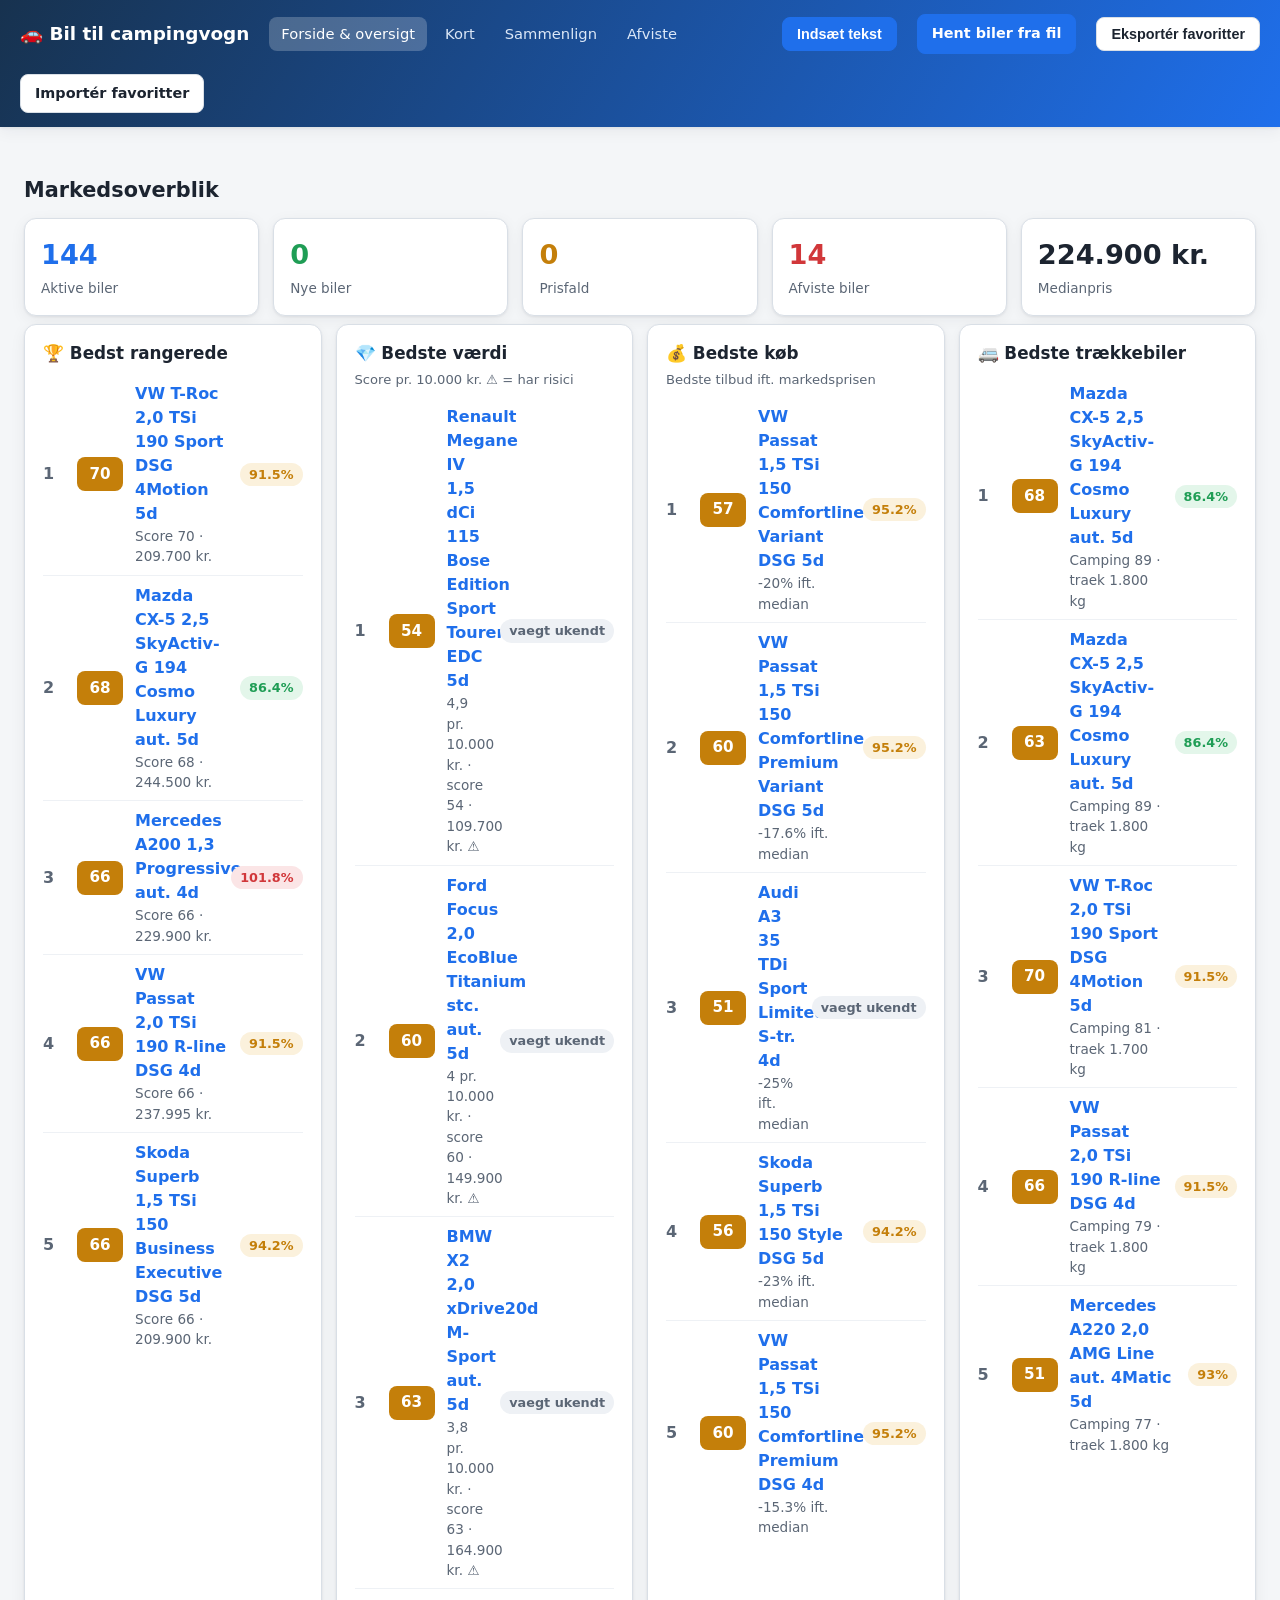
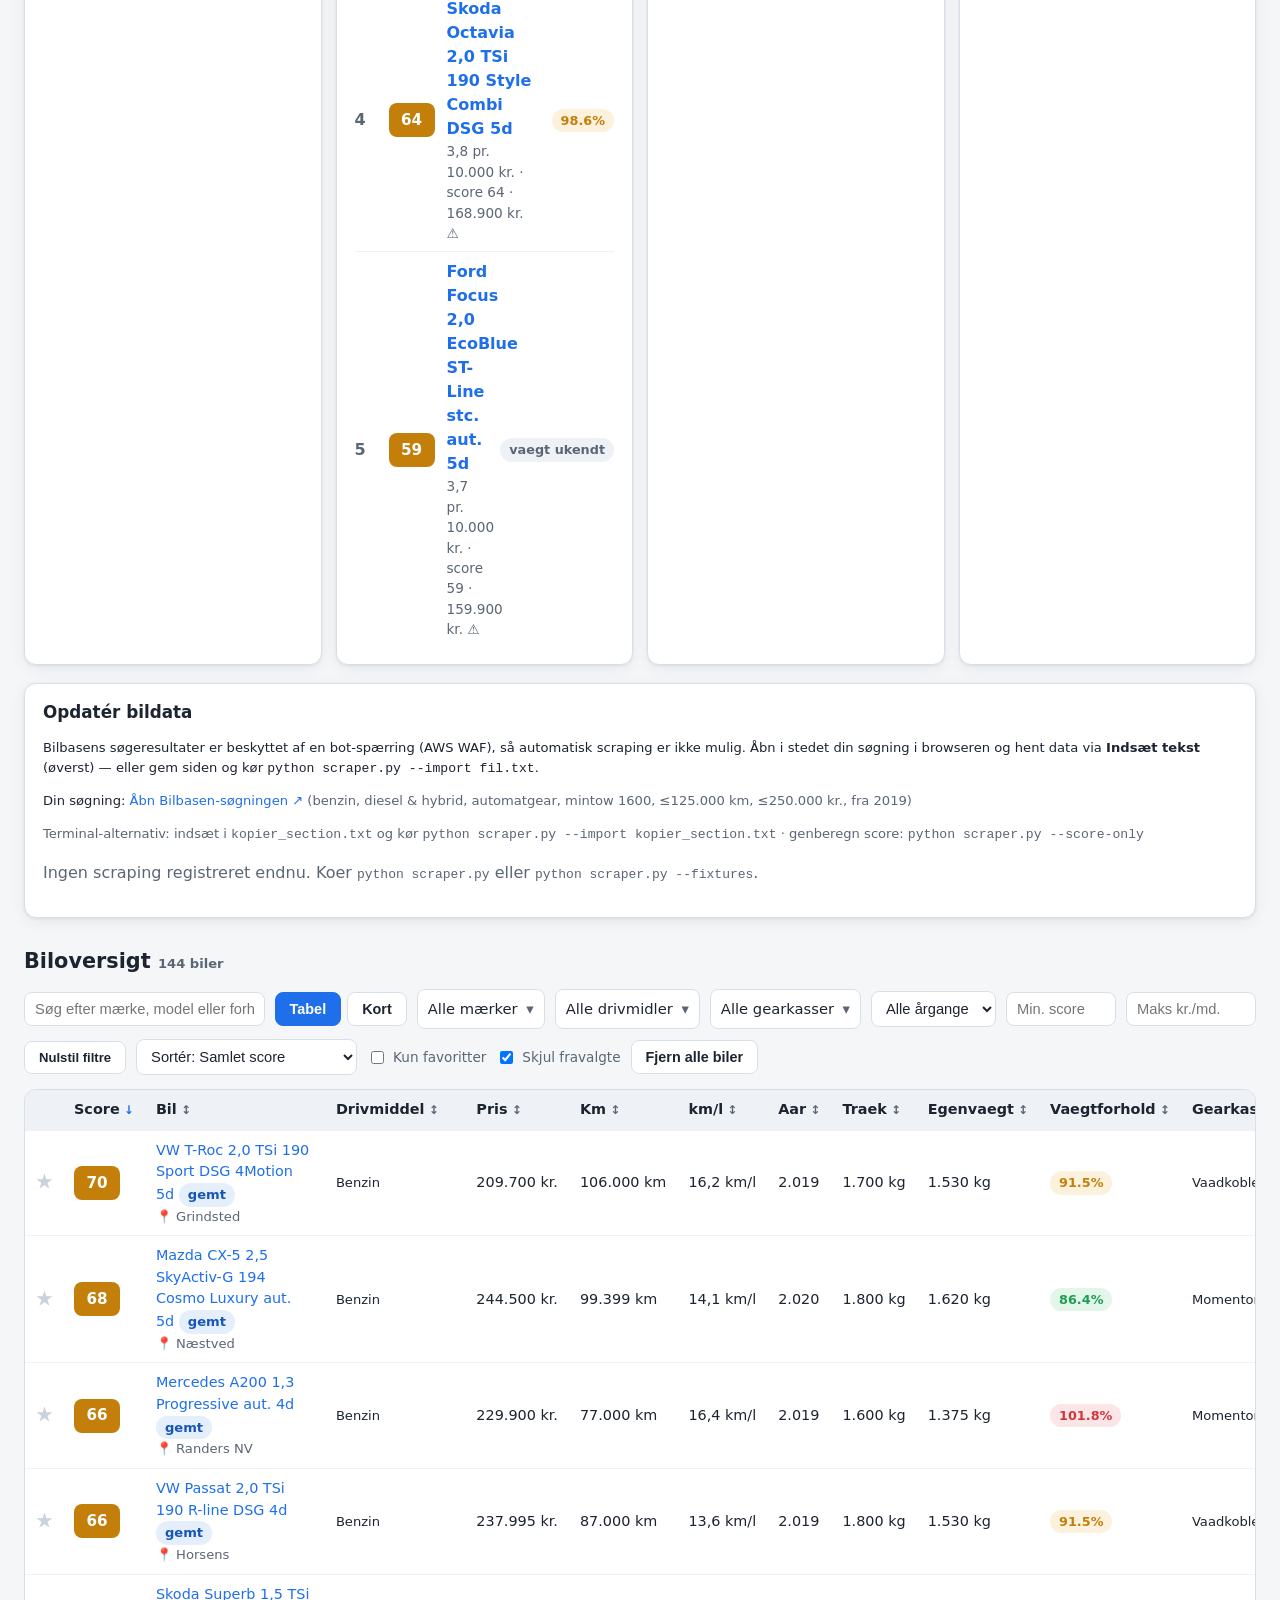
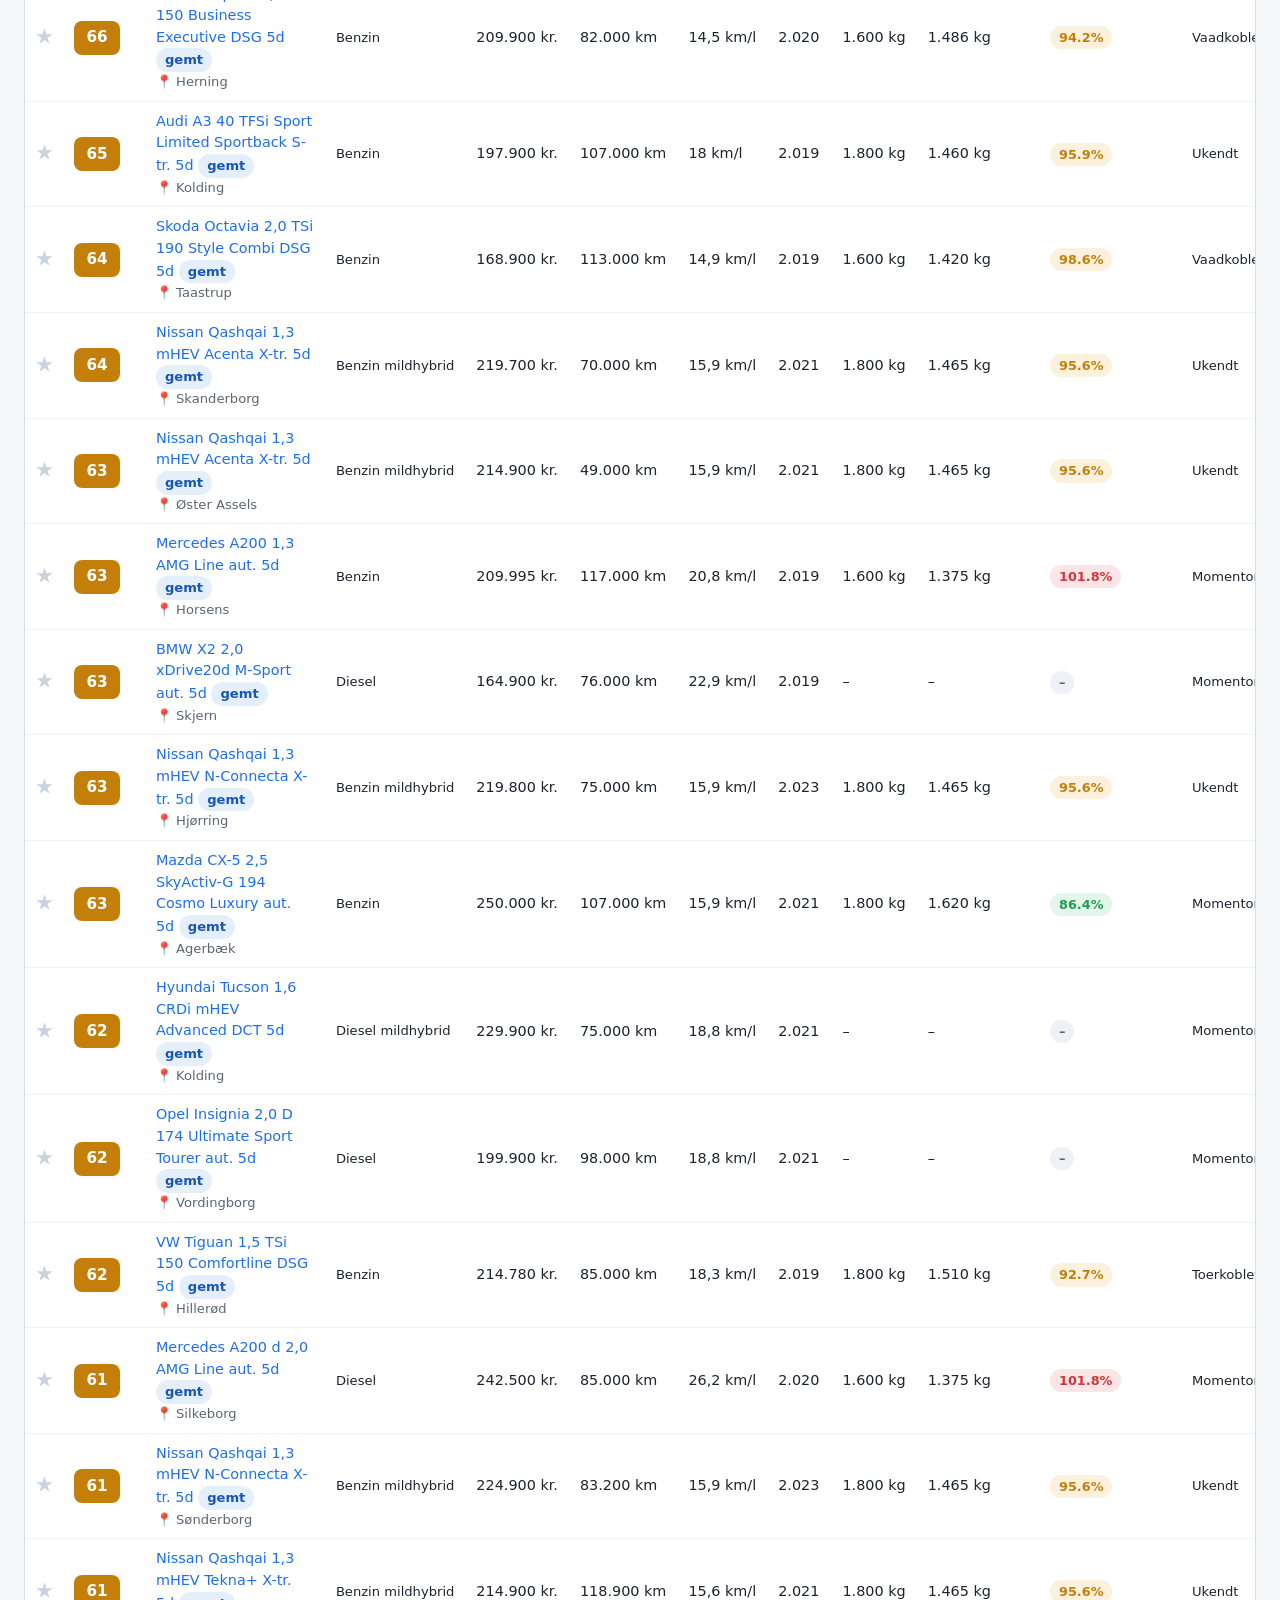
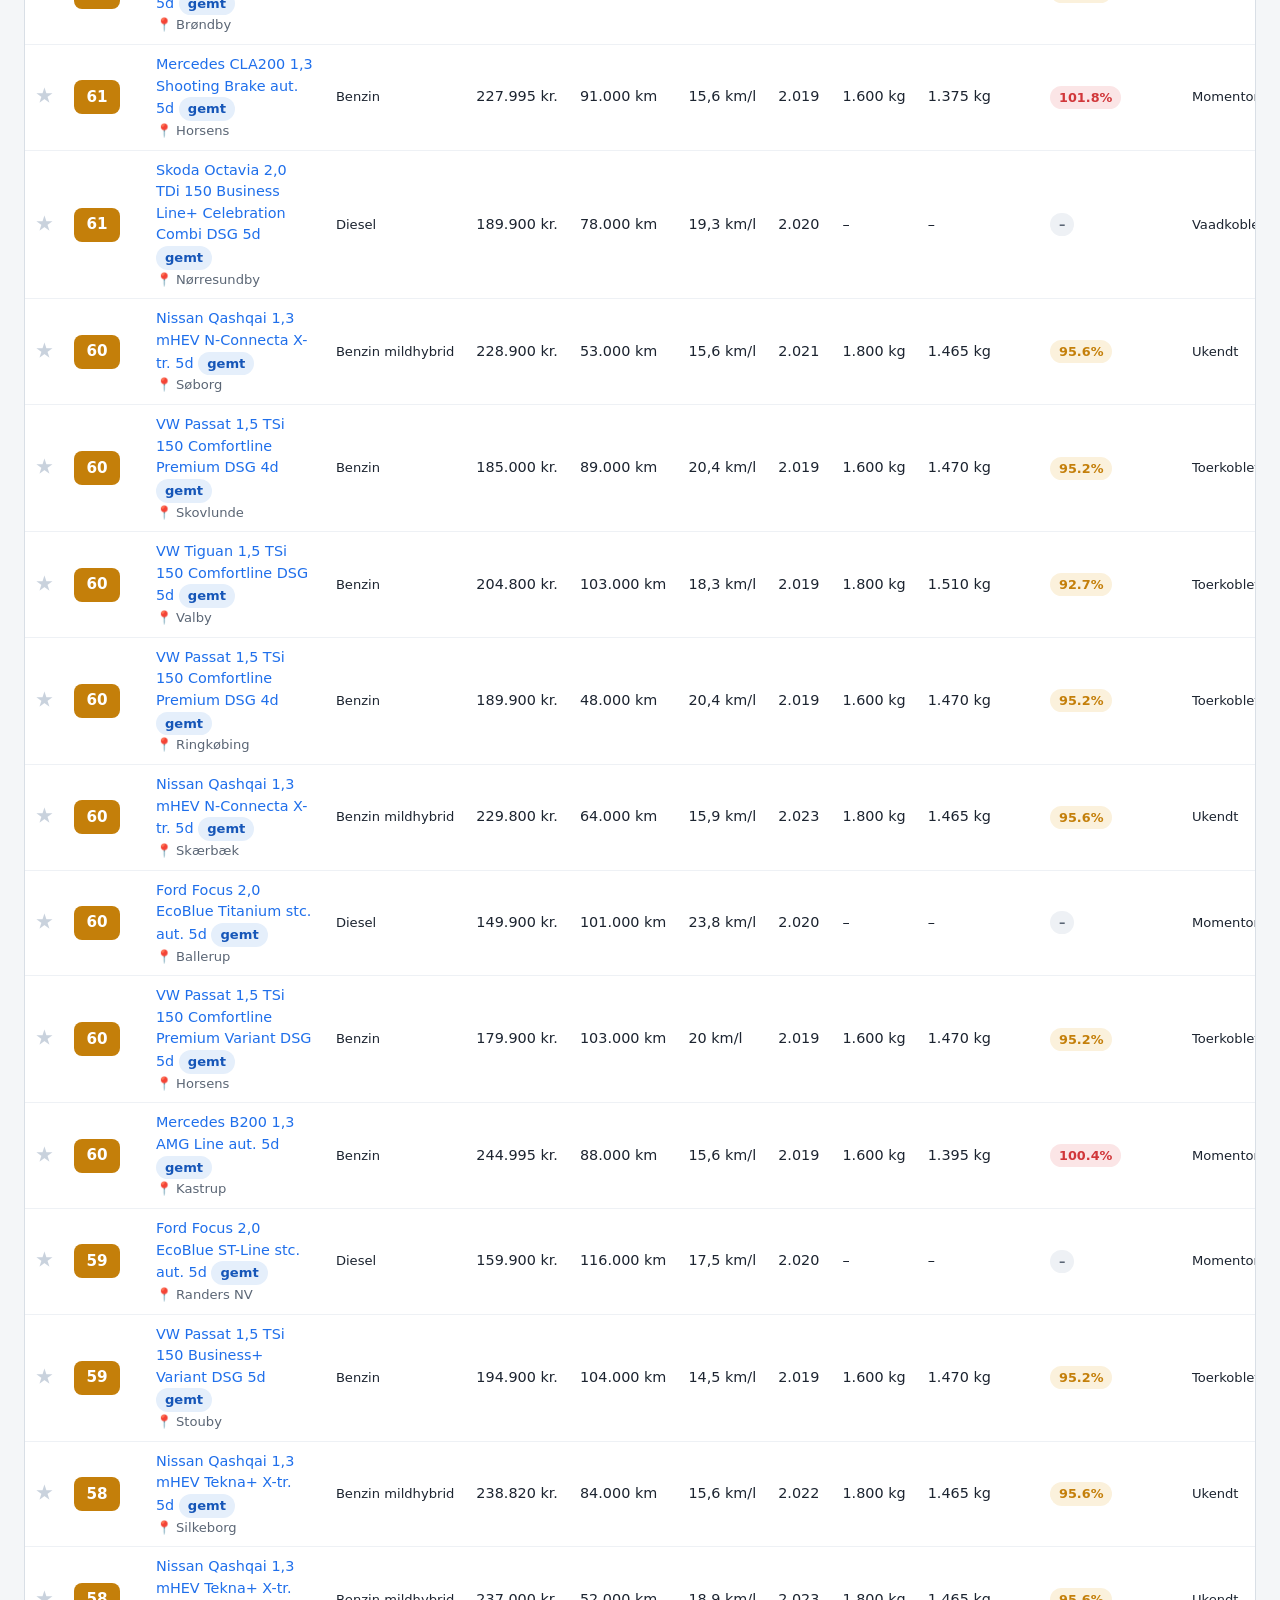
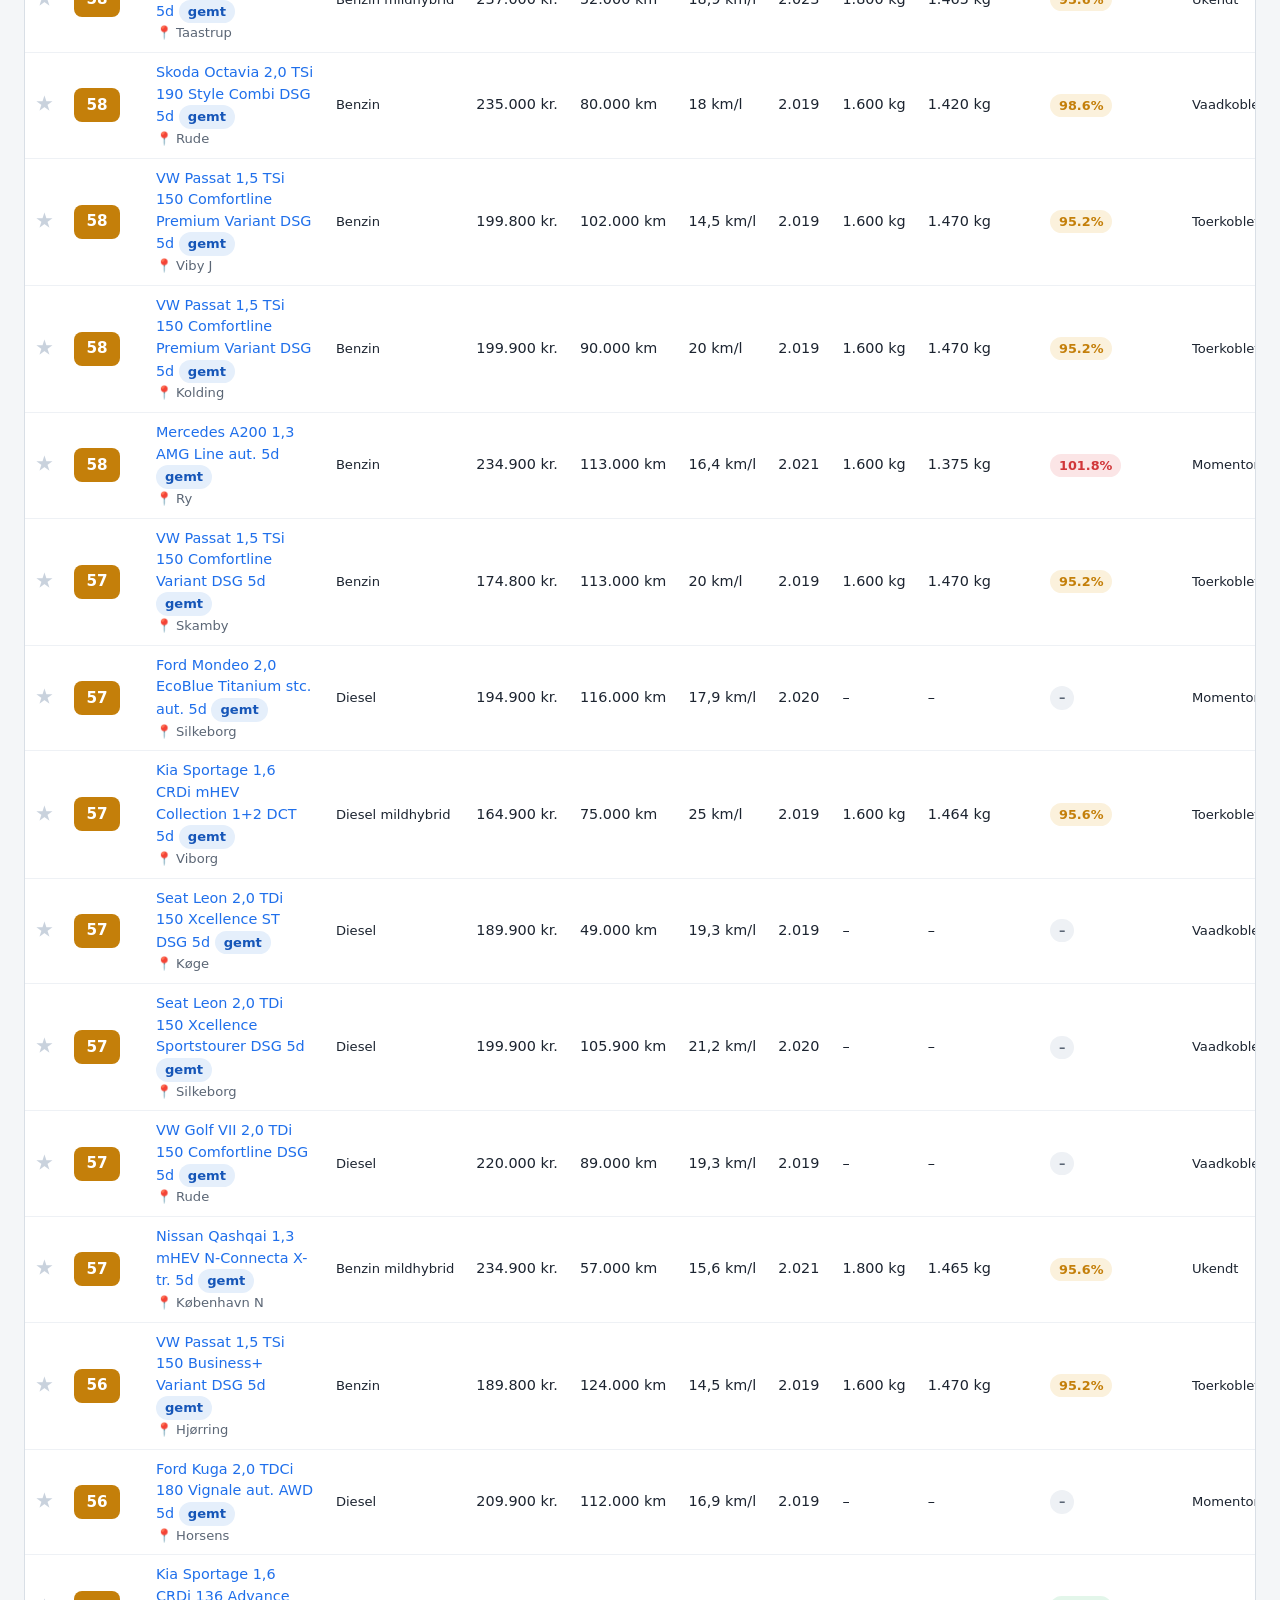
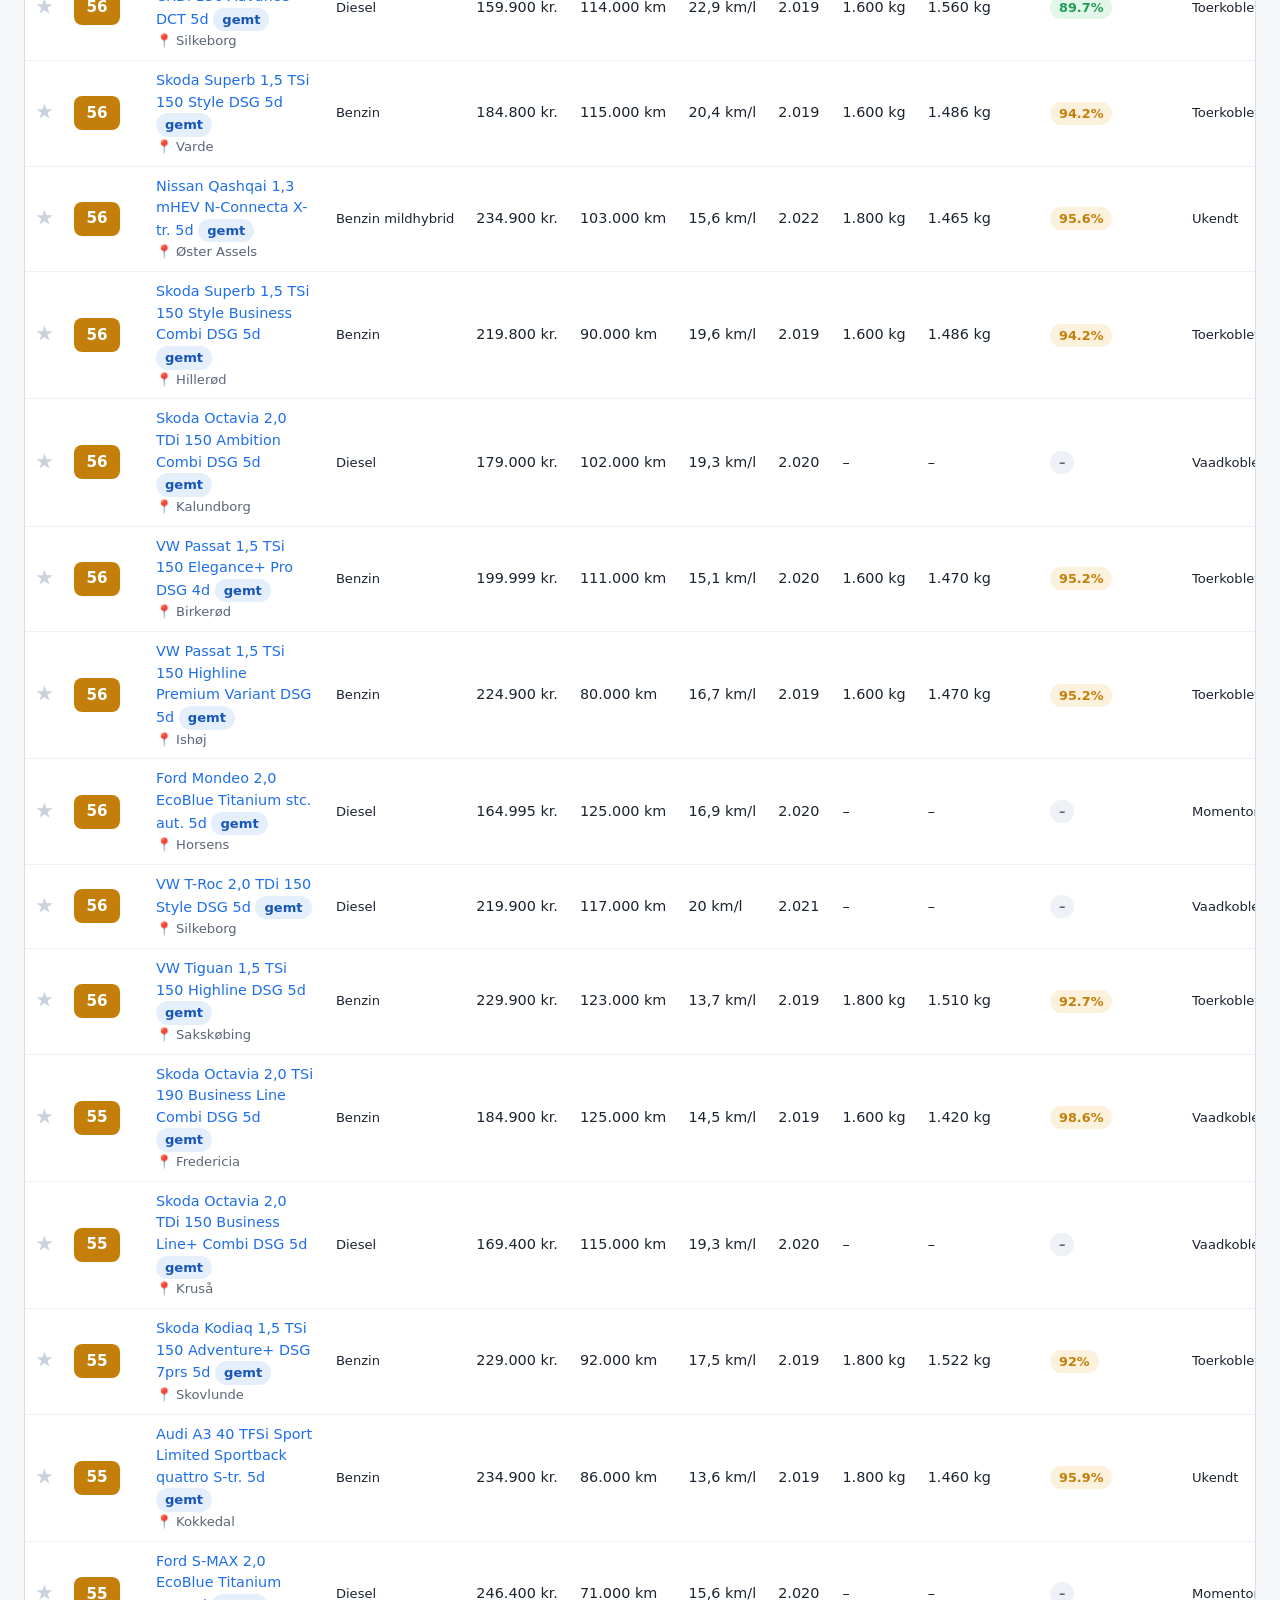
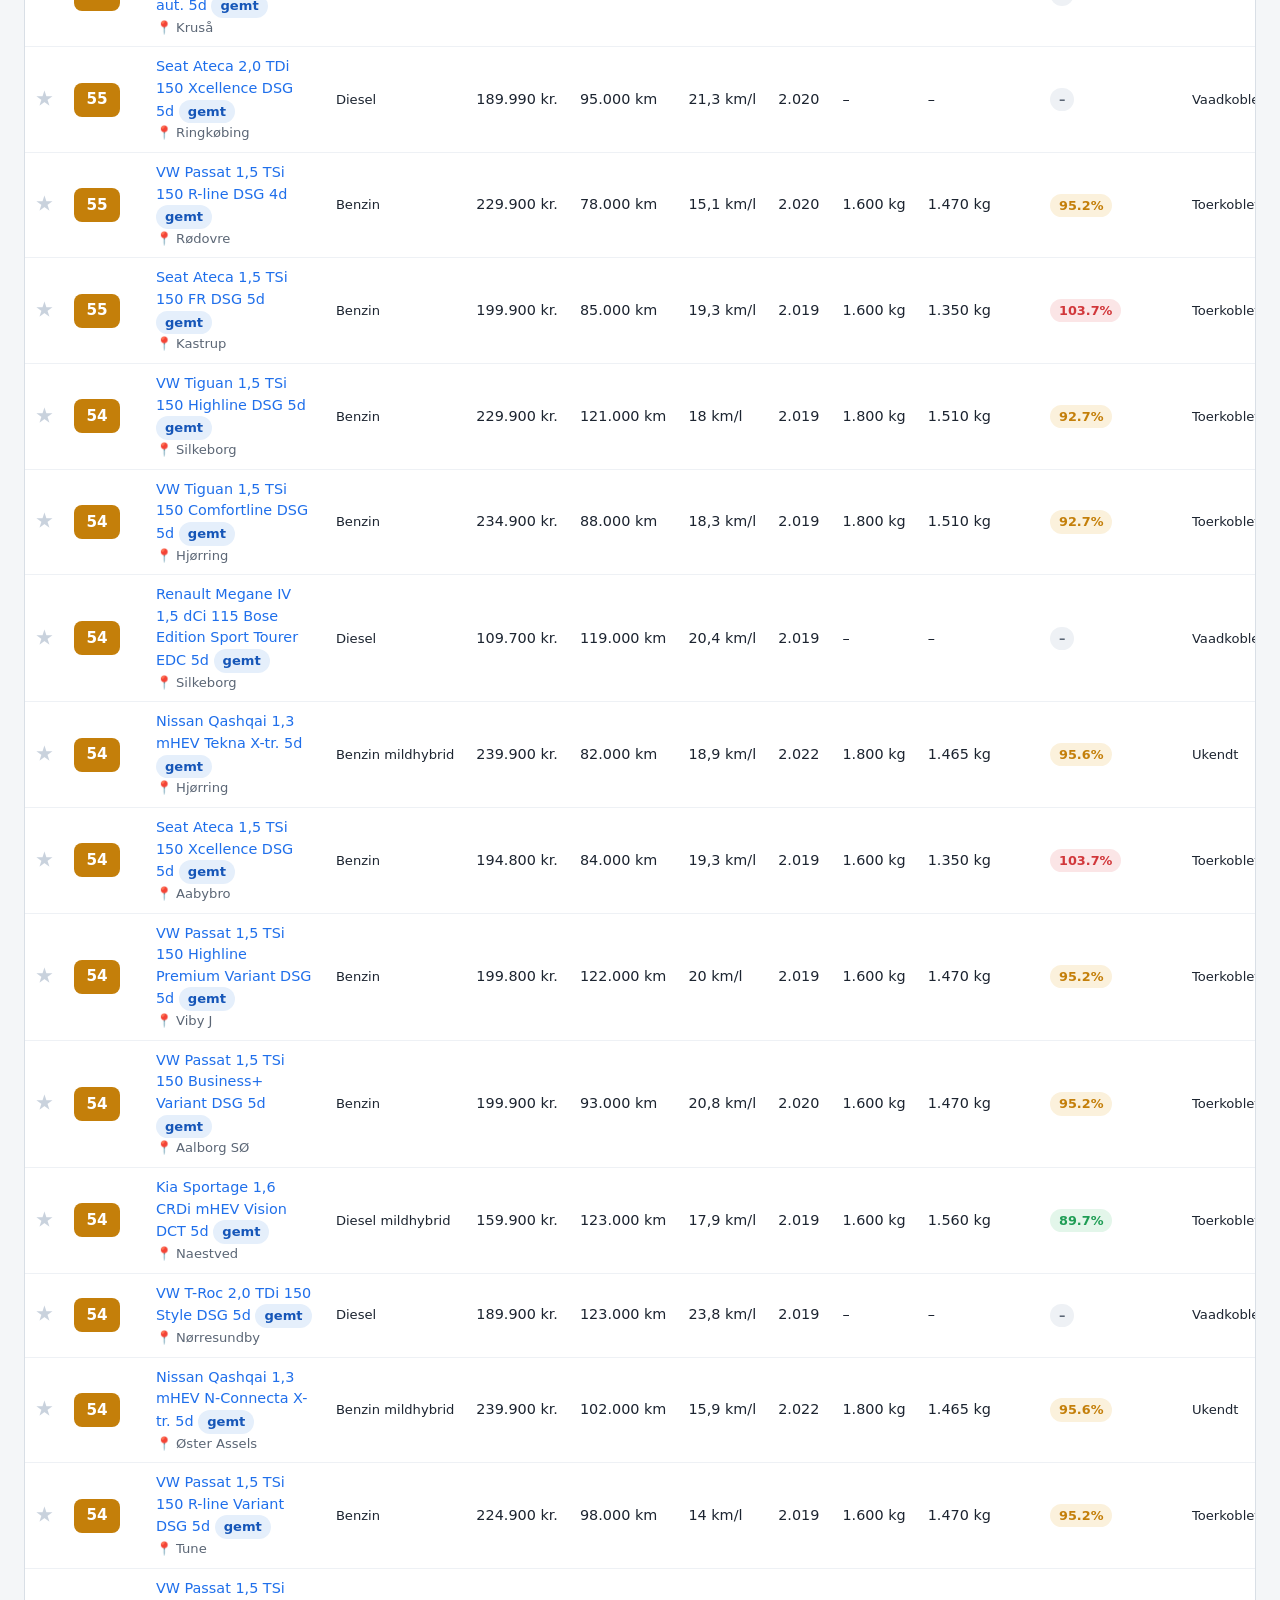
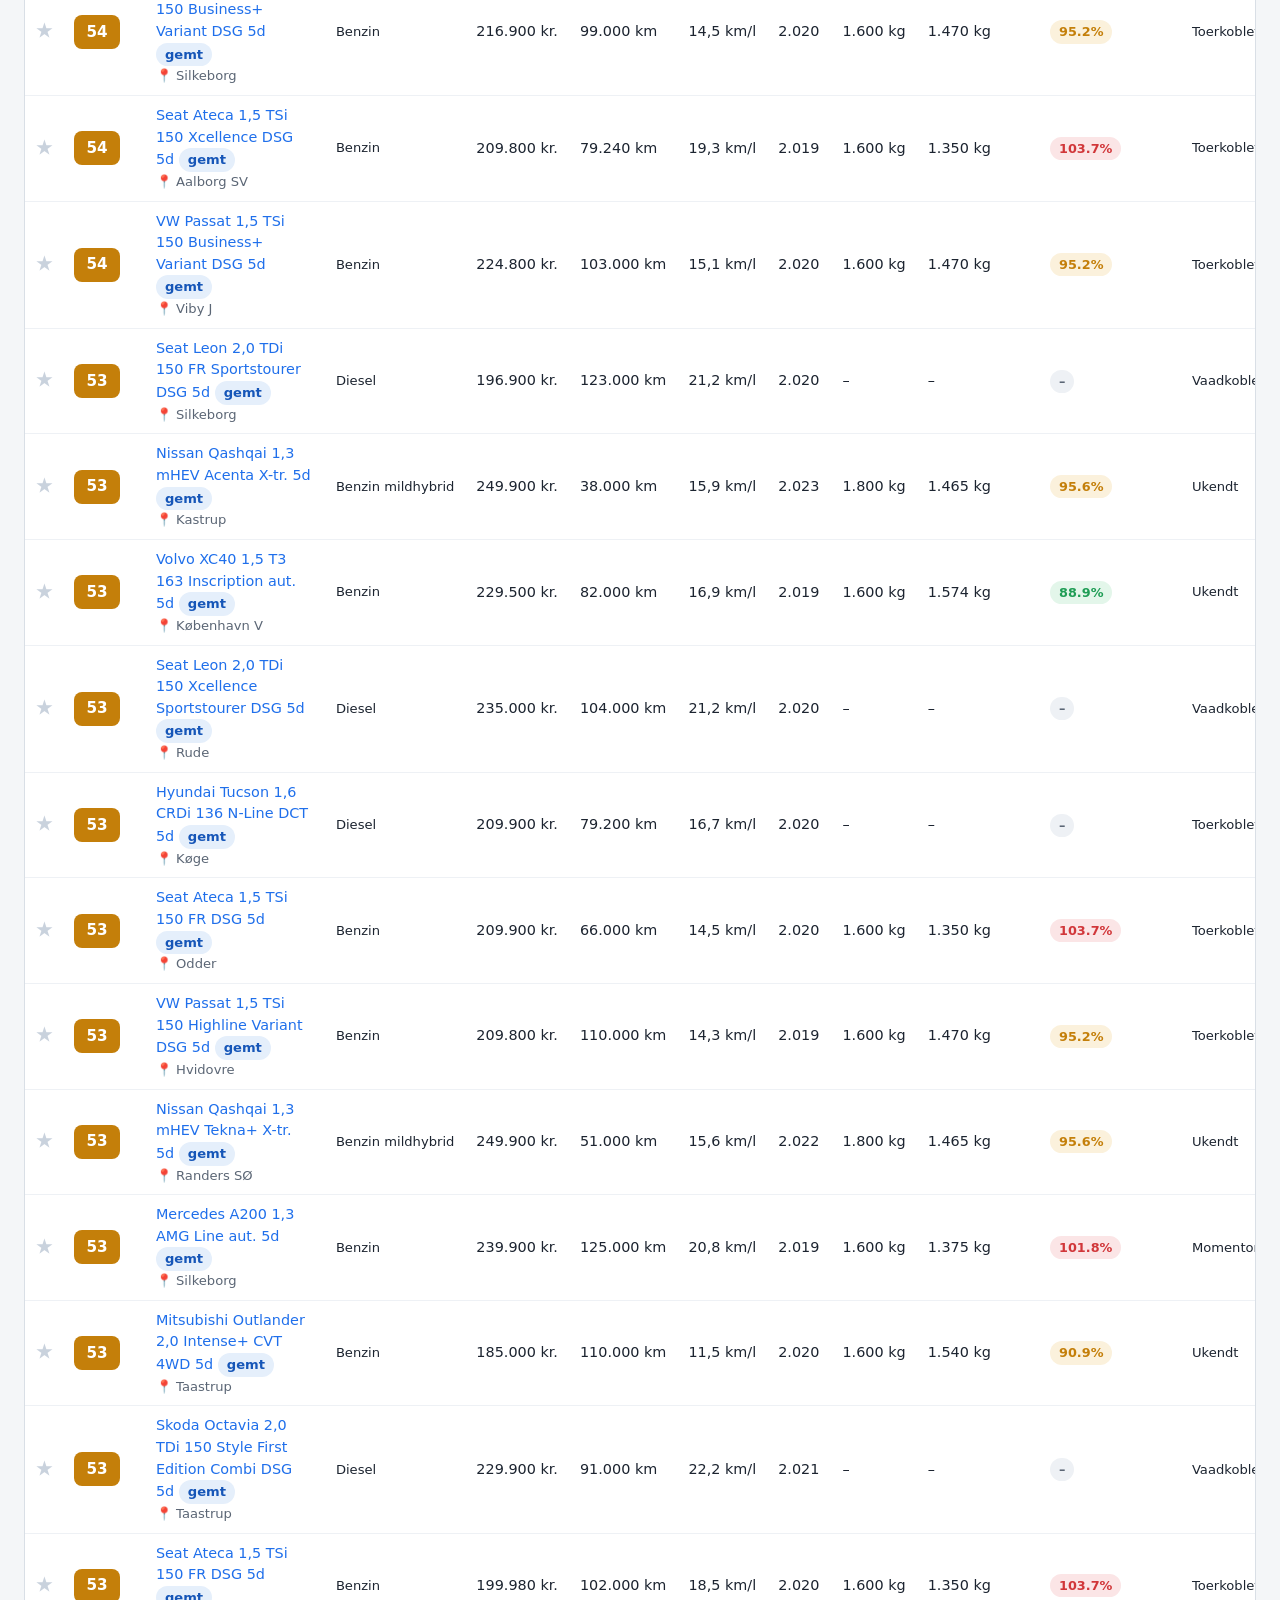
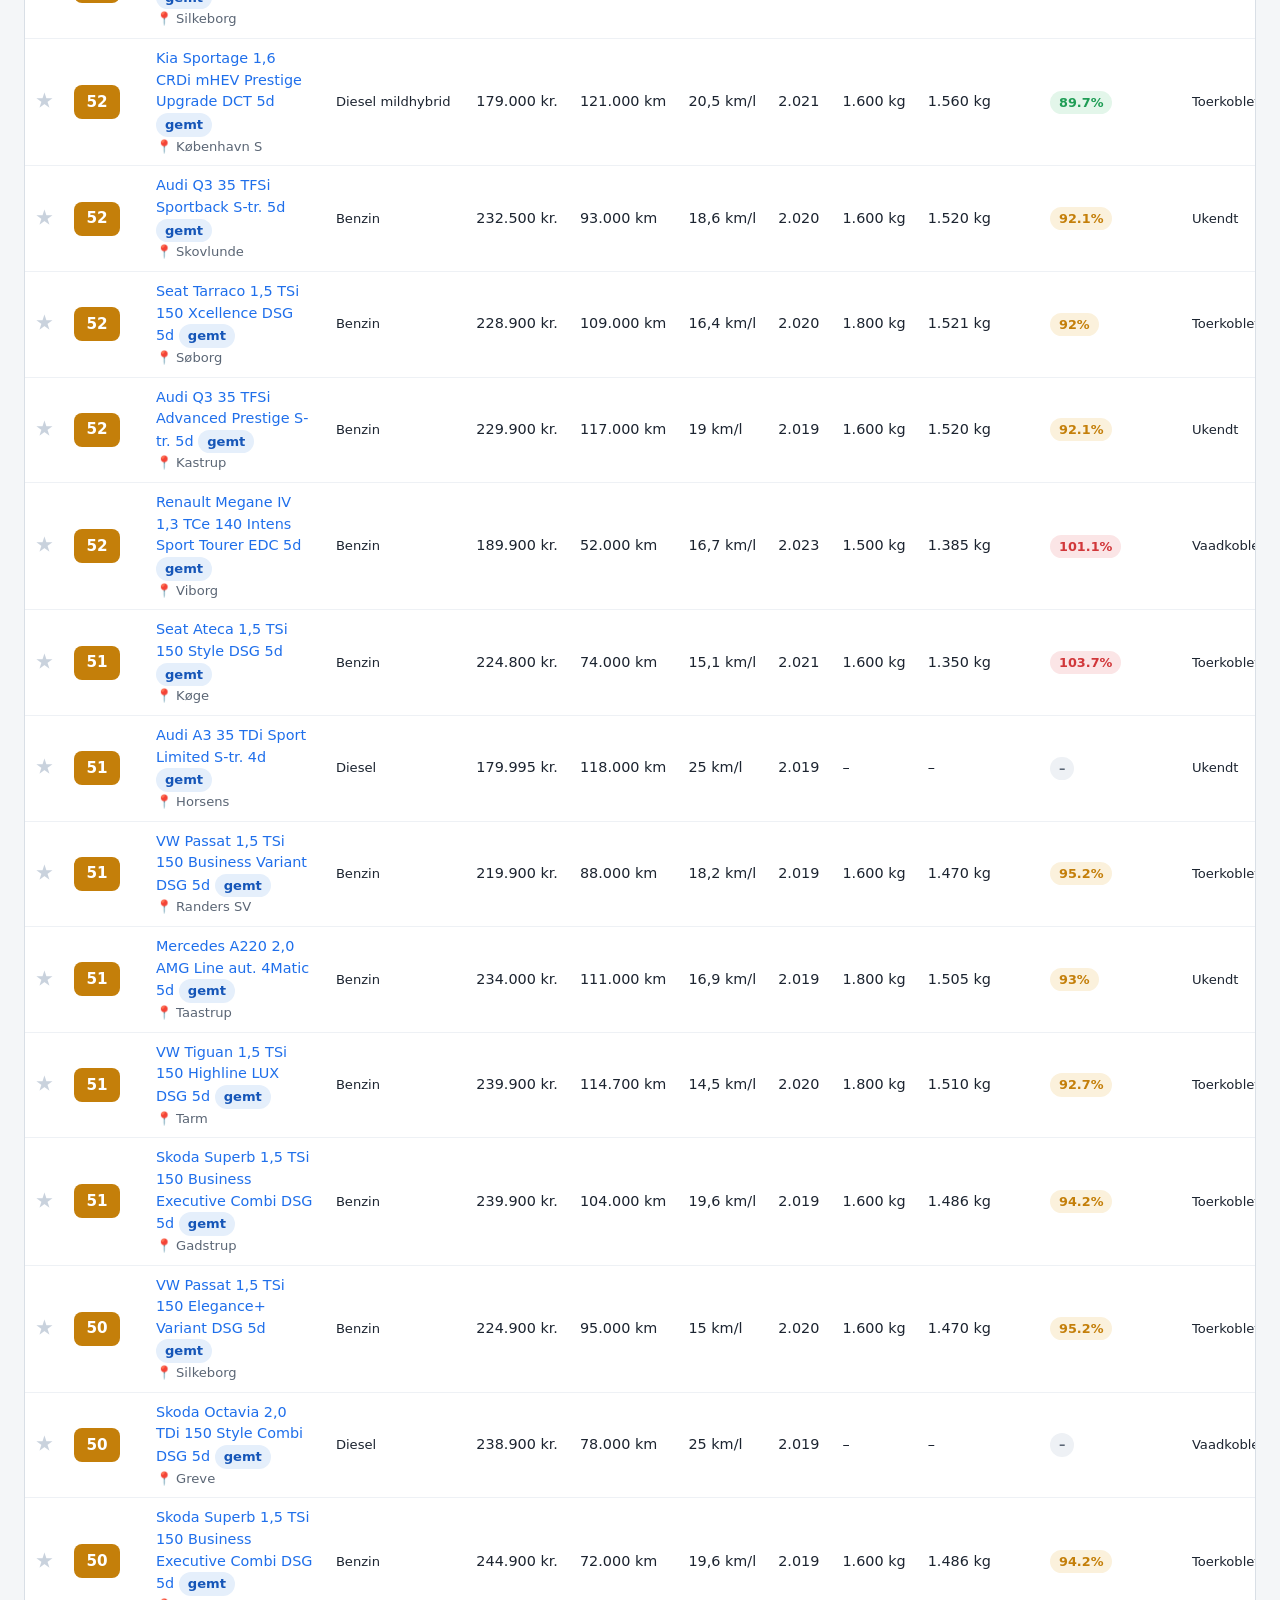
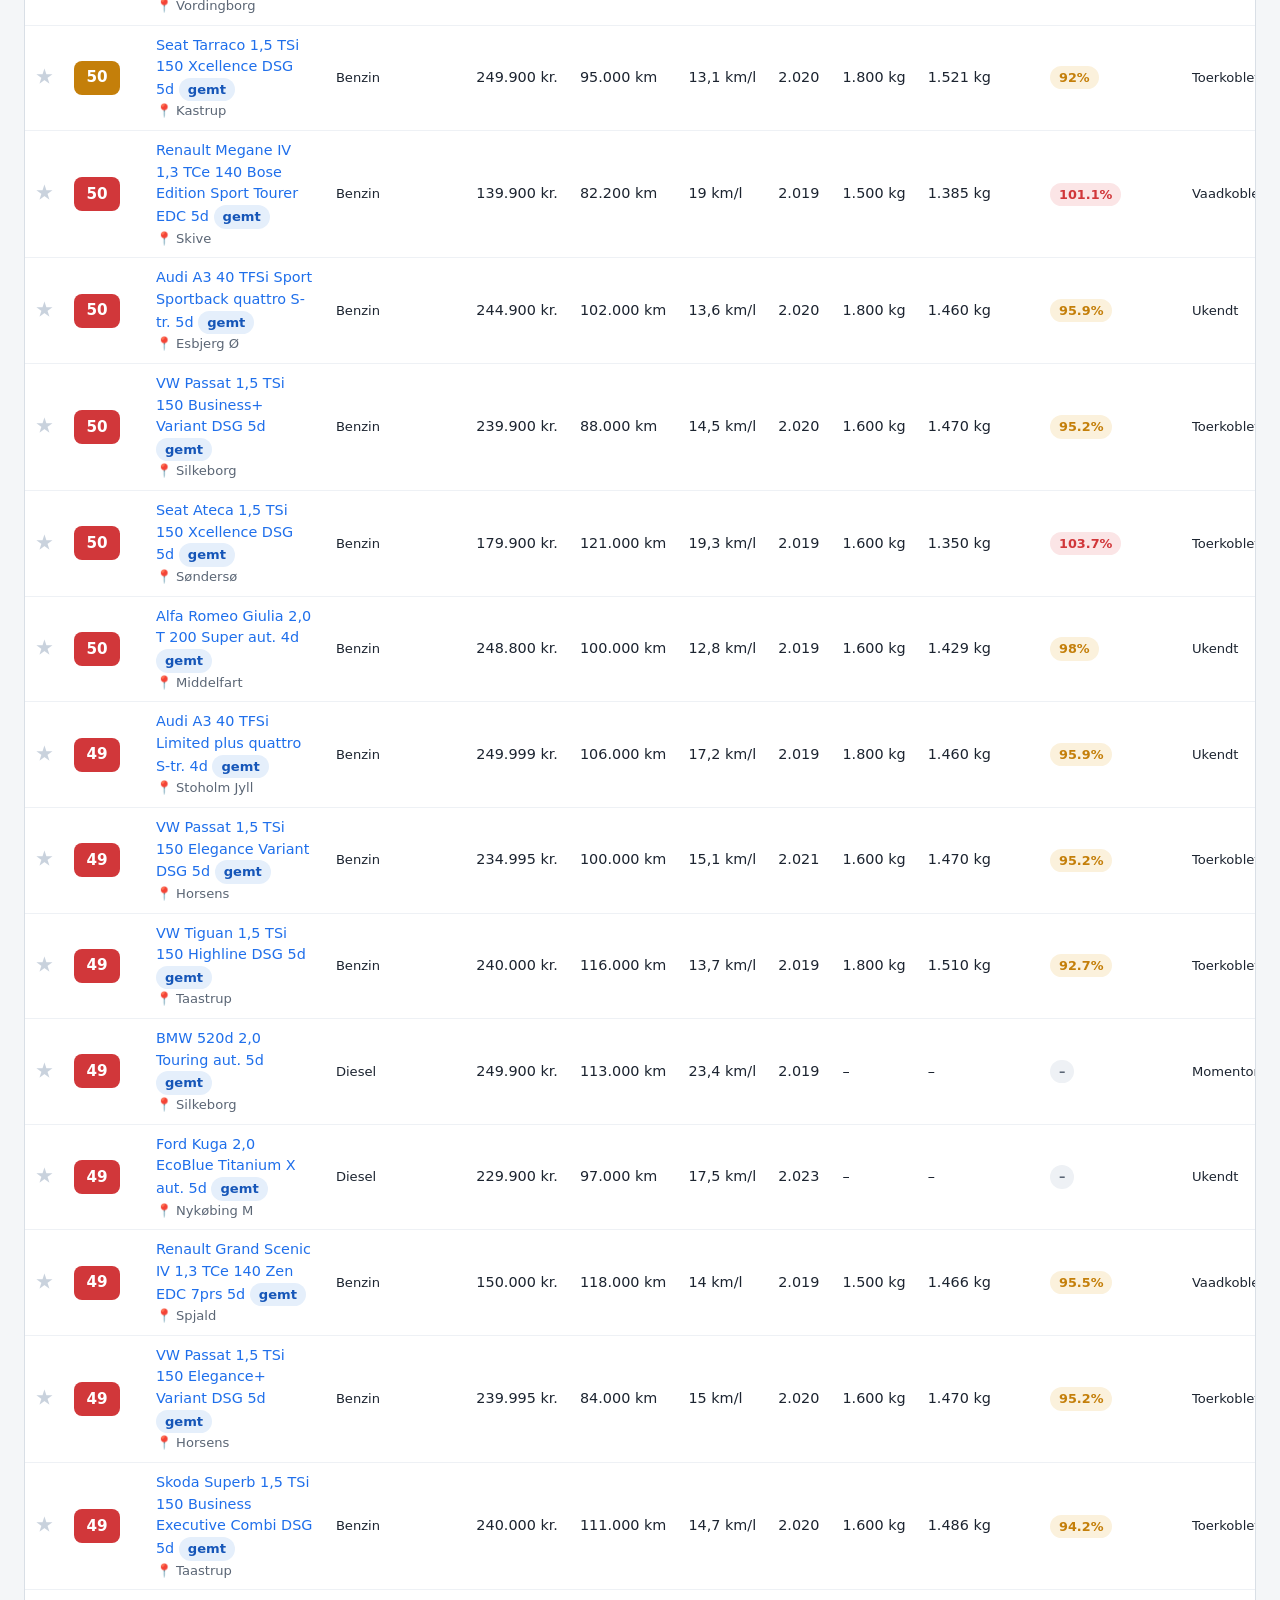
<file: index.html>
<!DOCTYPE html>
<html lang="da">
<head>
<meta charset="utf-8">
<meta name="viewport" content="width=device-width, initial-scale=1">
<title>Bil til campingvogn – markedsoverblik</title>
<link rel="stylesheet" href="styles.css">
</head>
<body data-page="index">
<header class="topbar">
  <h1><a href="index.html">🚗 Bil til campingvogn</a></h1>
  <nav>
    <a href="index.html" data-page="index">Forside &amp; oversigt</a>
    <a href="map.html" data-page="map">Kort</a>
    <a href="compare.html" data-page="compare">Sammenlign</a>
    <a href="rejected.html" data-page="rejected">Afviste</a>
  </nav>
  <div class="spacer"></div>
  <button id="paste-btn" class="btn primary">Indsæt tekst</button>
  <label class="btn primary" for="cars-file-input" style="cursor:pointer" title="Hent bil-data fra en fil (kopieret HTML eller tekst, fx bilerne.txt)">Hent biler fra fil<input id="cars-file-input" type="file" accept=".txt,.html,.htm" hidden></label>
  <button id="export-btn" class="btn">Eksportér favoritter</button>
  <label class="btn" for="import-input" style="cursor:pointer" title="Indlæs en tidligere backup af favoritter/indstillinger (JSON)">Importér favoritter<input id="import-input" type="file" accept="application/json" hidden></label>
</header>

<div id="paste-modal" class="modal-backdrop hidden">
  <div class="modal">
    <h3>Indsæt tekst fra Bilbasen</h3>
    <p class="small muted">Nemmest: åbn din søgning på Bilbasen, åbn konsollen (F12 → Console), indsæt samler-kommandoen herunder og tryk Enter. Kør den på hver side — den gemmer siderne undervejs og spørger til sidst, om den skal kopiere alt til udklipsholderen eller gå videre til næste side. Bagefter indsætter du her (Ctrl+V). Alternativt: marker den synlige liste og Ctrl+C.</p>
    <div class="field">
      <label class="small muted">Samler-kommando til konsollen (F12 → Console):</label>
      <textarea class="note-input" id="console-cmd" readonly style="min-height:150px;font-family:monospace;font-size:0.75rem" onclick="this.select()"></textarea>
      <button id="copy-cmd" class="small" type="button">Kopiér kommando</button>
    </div>
    <div class="field">
      <textarea id="paste-text" class="note-input" style="min-height:220px" placeholder="Indsæt kopieret tekst her…"></textarea>
    </div>
    <div class="small muted" id="paste-status"></div>
    <div class="modal-actions">
      <button id="paste-clear" class="btn">Fjern alle biler</button>
      <button id="paste-cancel" class="btn">Annullér</button>
      <button id="paste-do" class="btn primary">Analysér og tilføj</button>
    </div>
  </div>
</div>

<main class="container">
  <h2>Markedsoverblik</h2>
  <div class="stat-grid">
    <div class="stat accent"><div class="num" id="stat-active">–</div><div class="label">Aktive biler</div></div>
    <div class="stat good"><div class="num" id="stat-new">–</div><div class="label">Nye biler</div></div>
    <div class="stat warn"><div class="num" id="stat-drops">–</div><div class="label">Prisfald</div></div>
    <div class="stat bad"><div class="num" id="stat-rejected">–</div><div class="label">Afviste biler</div></div>
    <div class="stat"><div class="num" id="stat-median">–</div><div class="label">Medianpris</div></div>
  </div>

  <div class="grid-3">
    <div class="panel"><h3>🏆 Bedst rangerede</h3><ol class="top-list" id="top-score"></ol></div>
    <div class="panel"><h3>💎 Bedste værdi</h3><div class="small muted" style="margin:-4px 0 8px">Score pr. 10.000 kr. ⚠ = har risici</div><ol class="top-list" id="top-bestvalue"></ol></div>
    <div class="panel"><h3>💰 Bedste køb</h3><div class="small muted" style="margin:-4px 0 8px">Bedste tilbud ift. markedsprisen</div><ol class="top-list" id="top-value"></ol></div>
    <div class="panel"><h3>🚐 Bedste trækkebiler</h3><ol class="top-list" id="top-tow"></ol></div>
  </div>

  <div class="panel">
    <h3>Opdatér bildata</h3>
    <p class="small">Bilbasens søgeresultater er beskyttet af en bot-spærring (AWS WAF), så automatisk scraping er ikke mulig. Åbn i stedet din søgning i browseren og hent data via <strong>Indsæt tekst</strong> (øverst) — eller gem siden og kør <code>python scraper.py --import fil.txt</code>.</p>
    <p class="small">Din søgning: <a id="search-link" href="https://www.bilbasen.dk/brugt/bil?adaptivecruisecontrol&amp;cartype=stationcar&amp;cartype=suv&amp;cartype=cuv&amp;cartype=mpv&amp;cartype=sedan&amp;cartype=hatchback&amp;fuel=1&amp;fuel=2&amp;fuel=6&amp;fuel=8&amp;gear=automatic&amp;mileageto=125000&amp;mintow=1600&amp;priceto=250000&amp;pricetype=Retail&amp;regfrom=2019-01&amp;sortby=price&amp;sortorder=asc" target="_blank" rel="noopener">Åbn Bilbasen-søgningen ↗</a> <span class="muted">(benzin, diesel &amp; hybrid, automatgear, mintow 1600, ≤125.000 km, ≤250.000 kr., fra 2019)</span></p>
    <p class="small muted">Terminal-alternativ: indsæt i <code>kopier_section.txt</code> og kør <code>python scraper.py --import kopier_section.txt</code> · genberegn score: <code>python scraper.py --score-only</code></p>
    <div id="scrape-status"></div>
  </div>

  <h2>Biloversigt <span class="muted small" id="overview-count"></span></h2>
  <div class="controls">
    <input type="text" id="search" placeholder="Søg efter mærke, model eller forhandler...">
    <div class="btn-group">
      <button id="view-table" class="toggle-btn active">Tabel</button>
      <button id="view-cards" class="toggle-btn">Kort</button>
    </div>
    <details class="multiselect" id="make-multiselect">
      <summary id="make-summary">Alle mærker</summary>
      <div class="ms-panel">
        <div class="ms-actions"><button type="button" id="make-all" class="small">Vælg alle</button><button type="button" id="make-none" class="small">Ryd</button></div>
        <div id="make-checkboxes"></div>
      </div>
    </details>
    <details class="multiselect" id="fuel-multiselect">
      <summary id="fuel-summary">Alle drivmidler</summary>
      <div class="ms-panel">
        <div class="ms-actions"><button type="button" id="fuel-all" class="small">Vælg alle</button><button type="button" id="fuel-none" class="small">Ryd</button></div>
        <div id="fuel-checkboxes"></div>
      </div>
    </details>
    <details class="multiselect" id="gearbox-multiselect">
      <summary id="gearbox-summary">Alle gearkasser</summary>
      <div class="ms-panel">
        <div class="ms-actions"><button type="button" id="gearbox-all" class="small">Vælg alle</button><button type="button" id="gearbox-none" class="small">Ryd</button></div>
        <div id="gearbox-checkboxes"></div>
      </div>
    </details>
    <select id="filter-year"><option value="">Alle årgange</option></select>
    <input type="number" id="filter-score" placeholder="Min. score" min="0" max="100" step="5" style="width:110px" title="Skjul biler med samlet score under dette">
    <input type="number" id="filter-monthly" placeholder="Maks kr./md." min="0" step="100" style="width:130px" title="Skjul biler med anslået ydelse over dette beløb">
    <button id="clear-filters" class="btn small" title="Nulstil alle filtre">Nulstil filtre</button>
    <select id="sort-select">
      <option value="score">Sortér: Samlet score</option>
      <option value="value">Værdi (score pr. 10.000 kr.)</option>
      <option value="monthly">Månedlig ydelse (anslået)</option>
      <option value="caravan">Campingvognsscore</option>
      <option value="price">Pris</option>
      <option value="mileage_km">Kilometerstand</option>
      <option value="consumption">Forbrug (km/l)</option>
      <option value="model_year">Modelår</option>
      <option value="tow_capacity_kg">Trækvægt</option>
      <option value="kerb_weight_kg">Egenvægt</option>
      <option value="weight_ratio">Vægtforhold</option>
      <option value="gearbox">Gearkassetype</option>
    </select>
    <label><input type="checkbox" id="filter-favorites"> Kun favoritter</label>
    <label><input type="checkbox" id="filter-dismissed" checked> Skjul fravalgte</label>
    <button id="clear-all-cars" class="btn">Fjern alle biler</button>
  </div>
  <div id="hidebase-banner"></div>
  <div id="overview"></div>
</main>

<footer class="site-footer">
  Personligt beslutningsværktøj · data hentes lokalt fra <code>data/cars.json</code> · scores er vejledende.
</footer>

<script src="parse-score.js"></script>
<script src="app.js"></script>
</body>
</html>
</file>
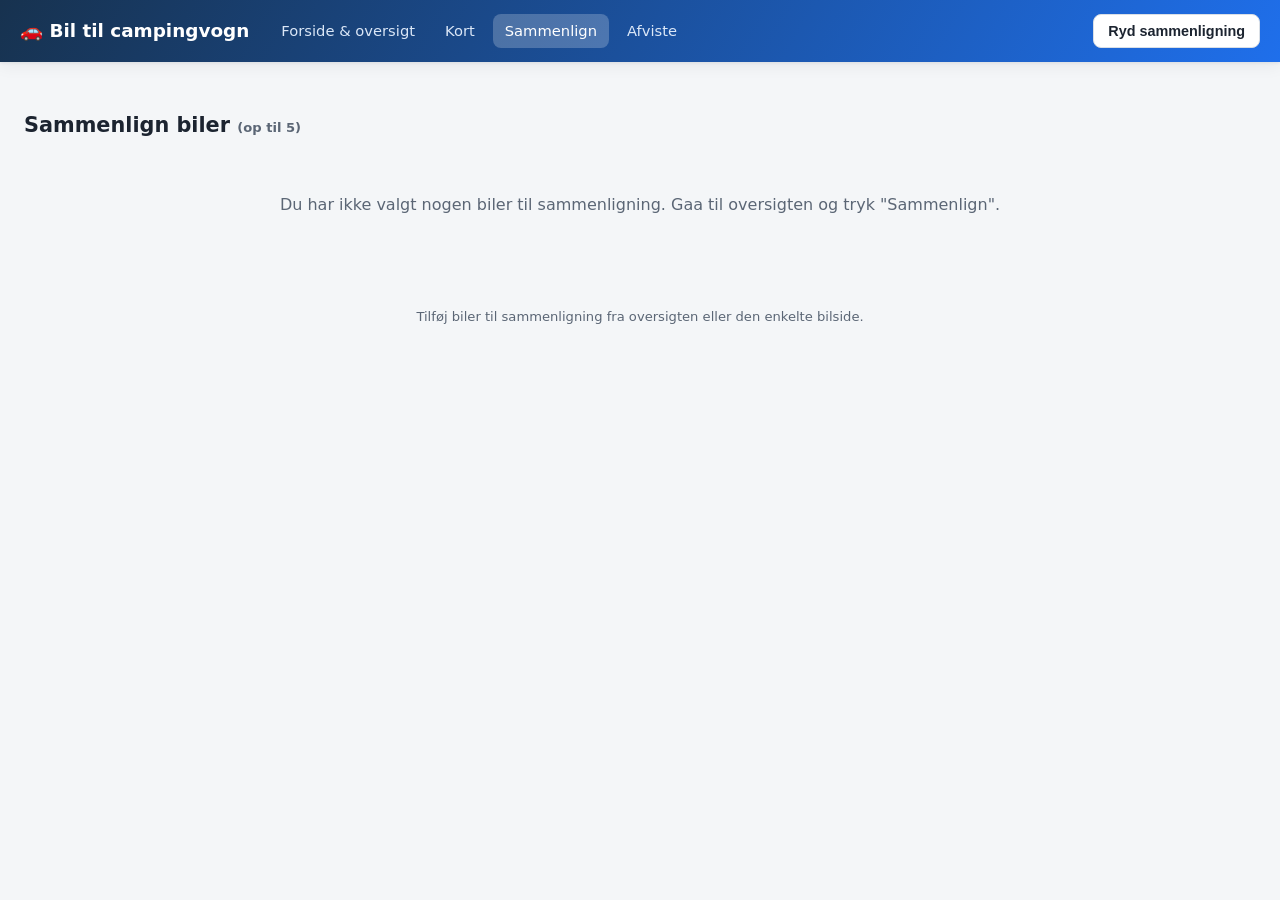
<file: compare.html>
<!DOCTYPE html>
<html lang="da">
<head>
<meta charset="utf-8">
<meta name="viewport" content="width=device-width, initial-scale=1">
<title>Sammenlign biler – Bil til campingvogn</title>
<link rel="stylesheet" href="styles.css">
</head>
<body data-page="compare">
<header class="topbar">
  <h1><a href="index.html">🚗 Bil til campingvogn</a></h1>
  <nav>
    <a href="index.html" data-page="index">Forside &amp; oversigt</a>
    <a href="map.html" data-page="map">Kort</a>
    <a href="compare.html" data-page="compare">Sammenlign</a>
    <a href="rejected.html" data-page="rejected">Afviste</a>
  </nav>
  <div class="spacer"></div>
  <button id="clear-compare" class="btn">Ryd sammenligning</button>
</header>

<main class="container">
  <h2>Sammenlign biler <span class="muted small">(op til 5)</span></h2>
  <div id="compare-root"><p class="muted">Indlæser…</p></div>
</main>

<footer class="site-footer">
  Tilføj biler til sammenligning fra oversigten eller den enkelte bilside.
</footer>

<script src="parse-score.js"></script>
<script src="app.js"></script>
</body>
</html>
</file>
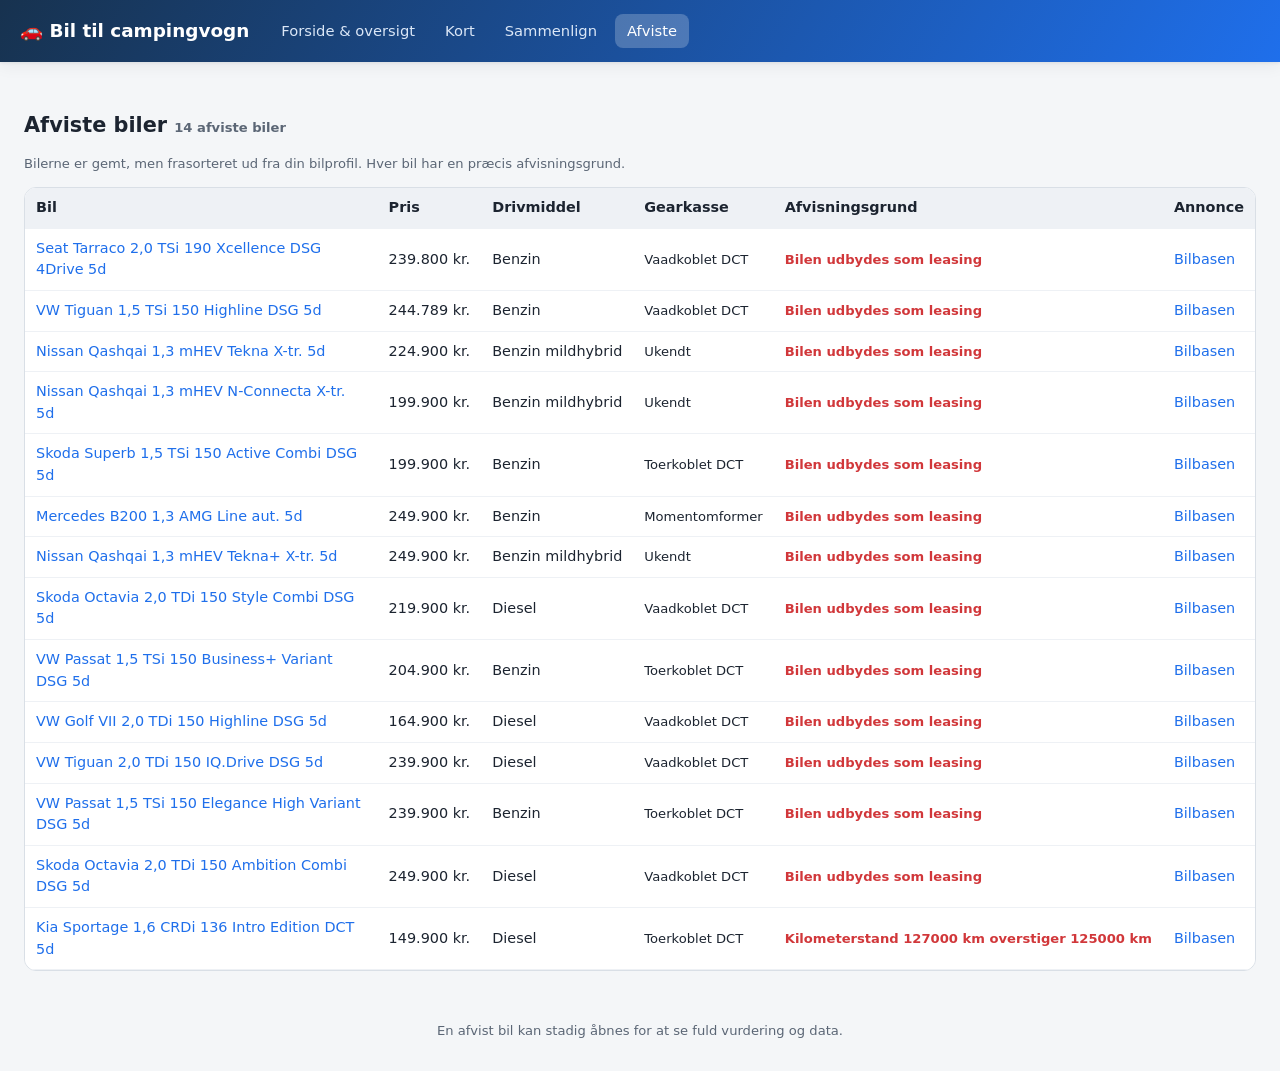
<file: rejected.html>
<!DOCTYPE html>
<html lang="da">
<head>
<meta charset="utf-8">
<meta name="viewport" content="width=device-width, initial-scale=1">
<title>Afviste biler – Bil til campingvogn</title>
<link rel="stylesheet" href="styles.css">
</head>
<body data-page="rejected">
<header class="topbar">
  <h1><a href="index.html">🚗 Bil til campingvogn</a></h1>
  <nav>
    <a href="index.html" data-page="index">Forside &amp; oversigt</a>
    <a href="map.html" data-page="map">Kort</a>
    <a href="compare.html" data-page="compare">Sammenlign</a>
    <a href="rejected.html" data-page="rejected">Afviste</a>
  </nav>
</header>

<main class="container">
  <h2>Afviste biler <span class="muted small" id="rejected-count"></span></h2>
  <p class="small muted">Bilerne er gemt, men frasorteret ud fra din bilprofil. Hver bil har en præcis afvisningsgrund.</p>
  <div id="rejected-list"><p class="muted">Indlæser…</p></div>
</main>

<footer class="site-footer">
  En afvist bil kan stadig åbnes for at se fuld vurdering og data.
</footer>

<script src="parse-score.js"></script>
<script src="app.js"></script>
</body>
</html>
</file>
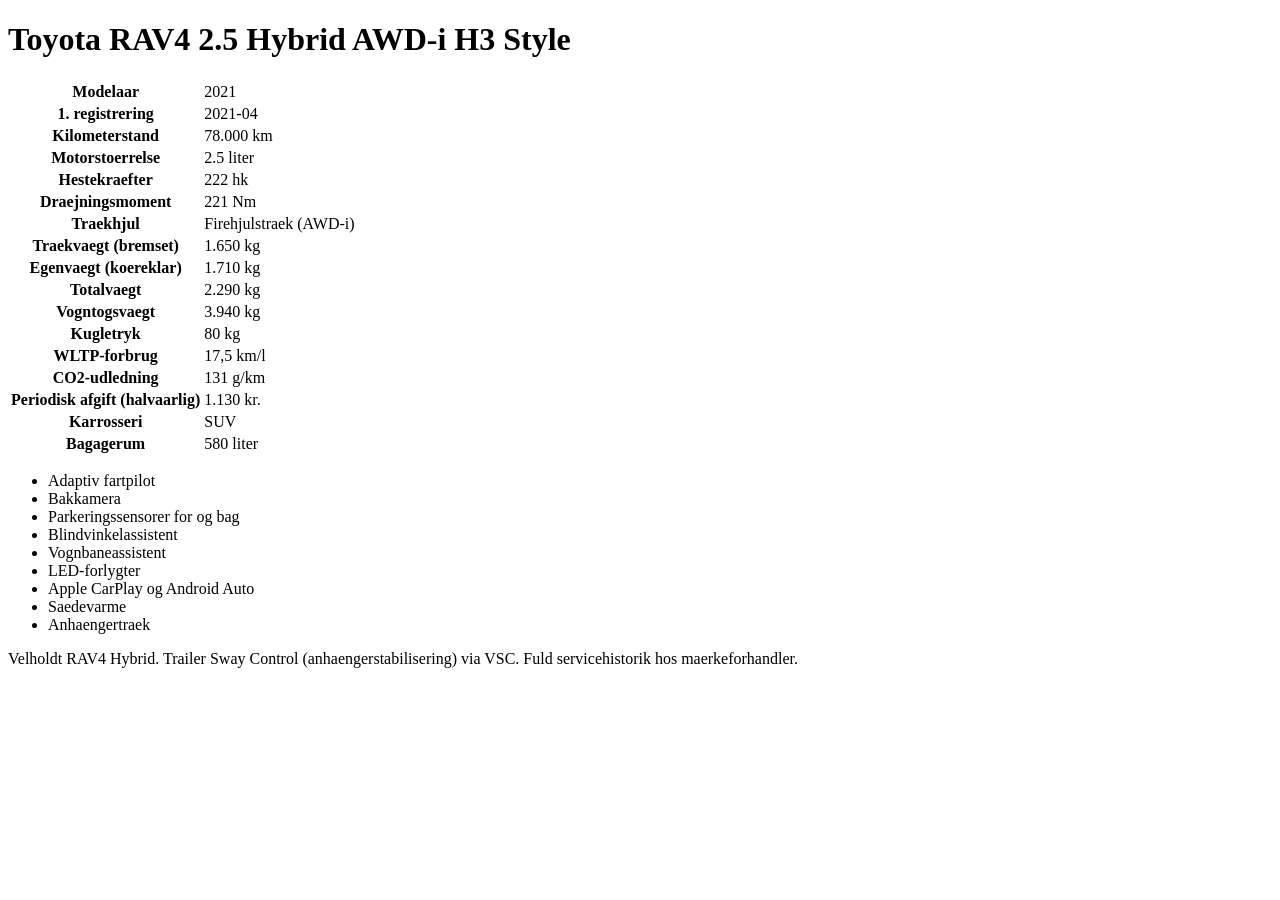
<file: tests/fixtures/detail_10000001.html>
<!DOCTYPE html>
<html lang="da"><head><meta charset="utf-8"><title>Toyota RAV4 (detalje)</title></head>
<body>
<h1>Toyota RAV4 2.5 Hybrid AWD-i H3 Style</h1>
<table class="specs">
  <tr><th>Modelaar</th><td>2021</td></tr>
  <tr><th>1. registrering</th><td>2021-04</td></tr>
  <tr><th>Kilometerstand</th><td>78.000 km</td></tr>
  <tr><th>Motorstoerrelse</th><td>2.5 liter</td></tr>
  <tr><th>Hestekraefter</th><td>222 hk</td></tr>
  <tr><th>Draejningsmoment</th><td>221 Nm</td></tr>
  <tr><th>Traekhjul</th><td>Firehjulstraek (AWD-i)</td></tr>
  <tr><th>Traekvaegt (bremset)</th><td>1.650 kg</td></tr>
  <tr><th>Egenvaegt (koereklar)</th><td>1.710 kg</td></tr>
  <tr><th>Totalvaegt</th><td>2.290 kg</td></tr>
  <tr><th>Vogntogsvaegt</th><td>3.940 kg</td></tr>
  <tr><th>Kugletryk</th><td>80 kg</td></tr>
  <tr><th>WLTP-forbrug</th><td>17,5 km/l</td></tr>
  <tr><th>CO2-udledning</th><td>131 g/km</td></tr>
  <tr><th>Periodisk afgift (halvaarlig)</th><td>1.130 kr.</td></tr>
  <tr><th>Karrosseri</th><td>SUV</td></tr>
  <tr><th>Bagagerum</th><td>580 liter</td></tr>
</table>
<ul class="equipment">
  <li>Adaptiv fartpilot</li>
  <li>Bakkamera</li>
  <li>Parkeringssensorer for og bag</li>
  <li>Blindvinkelassistent</li>
  <li>Vognbaneassistent</li>
  <li>LED-forlygter</li>
  <li>Apple CarPlay og Android Auto</li>
  <li>Saedevarme</li>
  <li>Anhaengertraek</li>
</ul>
<div class="description">Velholdt RAV4 Hybrid. Trailer Sway Control (anhaengerstabilisering) via VSC. Fuld servicehistorik hos maerkeforhandler.</div>
</body></html>
</file>
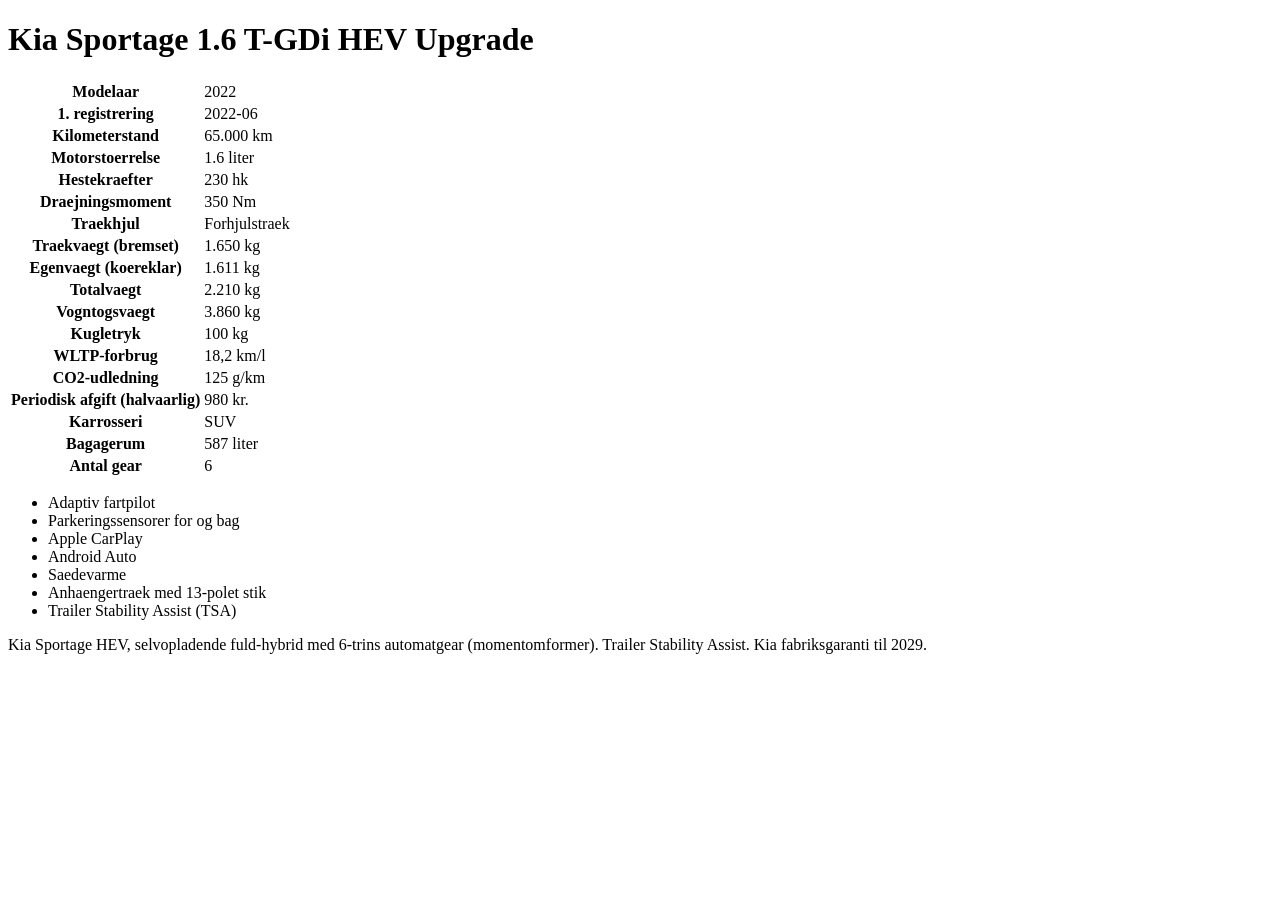
<file: tests/fixtures/detail_10000002.html>
<!DOCTYPE html>
<html lang="da"><head><meta charset="utf-8"><title>Kia Sportage (detalje)</title></head>
<body>
<h1>Kia Sportage 1.6 T-GDi HEV Upgrade</h1>
<table class="specs">
  <tr><th>Modelaar</th><td>2022</td></tr>
  <tr><th>1. registrering</th><td>2022-06</td></tr>
  <tr><th>Kilometerstand</th><td>65.000 km</td></tr>
  <tr><th>Motorstoerrelse</th><td>1.6 liter</td></tr>
  <tr><th>Hestekraefter</th><td>230 hk</td></tr>
  <tr><th>Draejningsmoment</th><td>350 Nm</td></tr>
  <tr><th>Traekhjul</th><td>Forhjulstraek</td></tr>
  <tr><th>Traekvaegt (bremset)</th><td>1.650 kg</td></tr>
  <tr><th>Egenvaegt (koereklar)</th><td>1.611 kg</td></tr>
  <tr><th>Totalvaegt</th><td>2.210 kg</td></tr>
  <tr><th>Vogntogsvaegt</th><td>3.860 kg</td></tr>
  <tr><th>Kugletryk</th><td>100 kg</td></tr>
  <tr><th>WLTP-forbrug</th><td>18,2 km/l</td></tr>
  <tr><th>CO2-udledning</th><td>125 g/km</td></tr>
  <tr><th>Periodisk afgift (halvaarlig)</th><td>980 kr.</td></tr>
  <tr><th>Karrosseri</th><td>SUV</td></tr>
  <tr><th>Bagagerum</th><td>587 liter</td></tr>
  <tr><th>Antal gear</th><td>6</td></tr>
</table>
<ul class="equipment">
  <li>Adaptiv fartpilot</li>
  <li>Parkeringssensorer for og bag</li>
  <li>Apple CarPlay</li>
  <li>Android Auto</li>
  <li>Saedevarme</li>
  <li>Anhaengertraek med 13-polet stik</li>
  <li>Trailer Stability Assist (TSA)</li>
</ul>
<div class="description">Kia Sportage HEV, selvopladende fuld-hybrid med 6-trins automatgear (momentomformer). Trailer Stability Assist. Kia fabriksgaranti til 2029.</div>
</body></html>
</file>
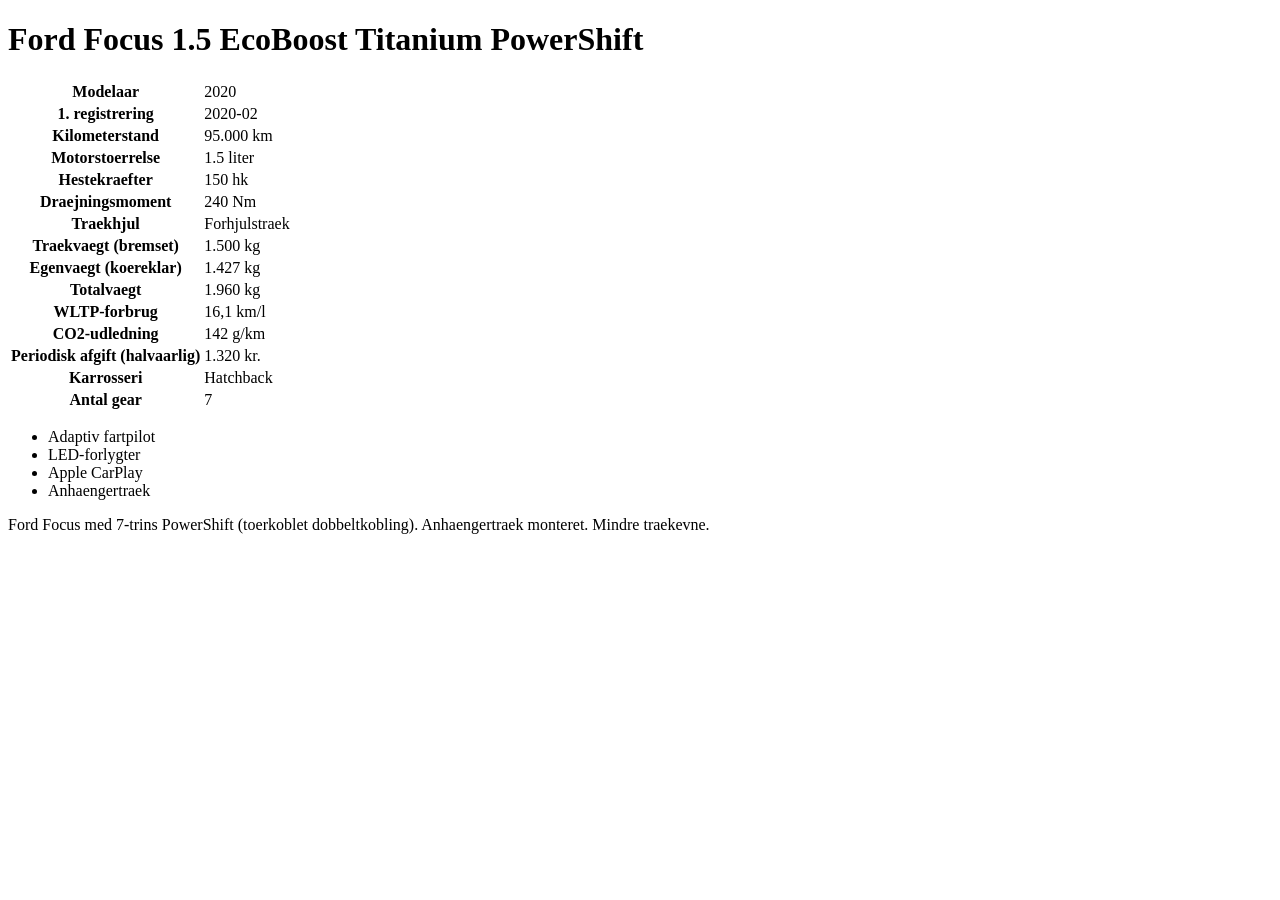
<file: tests/fixtures/detail_10000003.html>
<!DOCTYPE html>
<html lang="da"><head><meta charset="utf-8"><title>Ford Focus (detalje)</title></head>
<body>
<h1>Ford Focus 1.5 EcoBoost Titanium PowerShift</h1>
<table class="specs">
  <tr><th>Modelaar</th><td>2020</td></tr>
  <tr><th>1. registrering</th><td>2020-02</td></tr>
  <tr><th>Kilometerstand</th><td>95.000 km</td></tr>
  <tr><th>Motorstoerrelse</th><td>1.5 liter</td></tr>
  <tr><th>Hestekraefter</th><td>150 hk</td></tr>
  <tr><th>Draejningsmoment</th><td>240 Nm</td></tr>
  <tr><th>Traekhjul</th><td>Forhjulstraek</td></tr>
  <tr><th>Traekvaegt (bremset)</th><td>1.500 kg</td></tr>
  <tr><th>Egenvaegt (koereklar)</th><td>1.427 kg</td></tr>
  <tr><th>Totalvaegt</th><td>1.960 kg</td></tr>
  <tr><th>WLTP-forbrug</th><td>16,1 km/l</td></tr>
  <tr><th>CO2-udledning</th><td>142 g/km</td></tr>
  <tr><th>Periodisk afgift (halvaarlig)</th><td>1.320 kr.</td></tr>
  <tr><th>Karrosseri</th><td>Hatchback</td></tr>
  <tr><th>Antal gear</th><td>7</td></tr>
</table>
<ul class="equipment">
  <li>Adaptiv fartpilot</li>
  <li>LED-forlygter</li>
  <li>Apple CarPlay</li>
  <li>Anhaengertraek</li>
</ul>
<div class="description">Ford Focus med 7-trins PowerShift (toerkoblet dobbeltkobling). Anhaengertraek monteret. Mindre traekevne.</div>
</body></html>
</file>
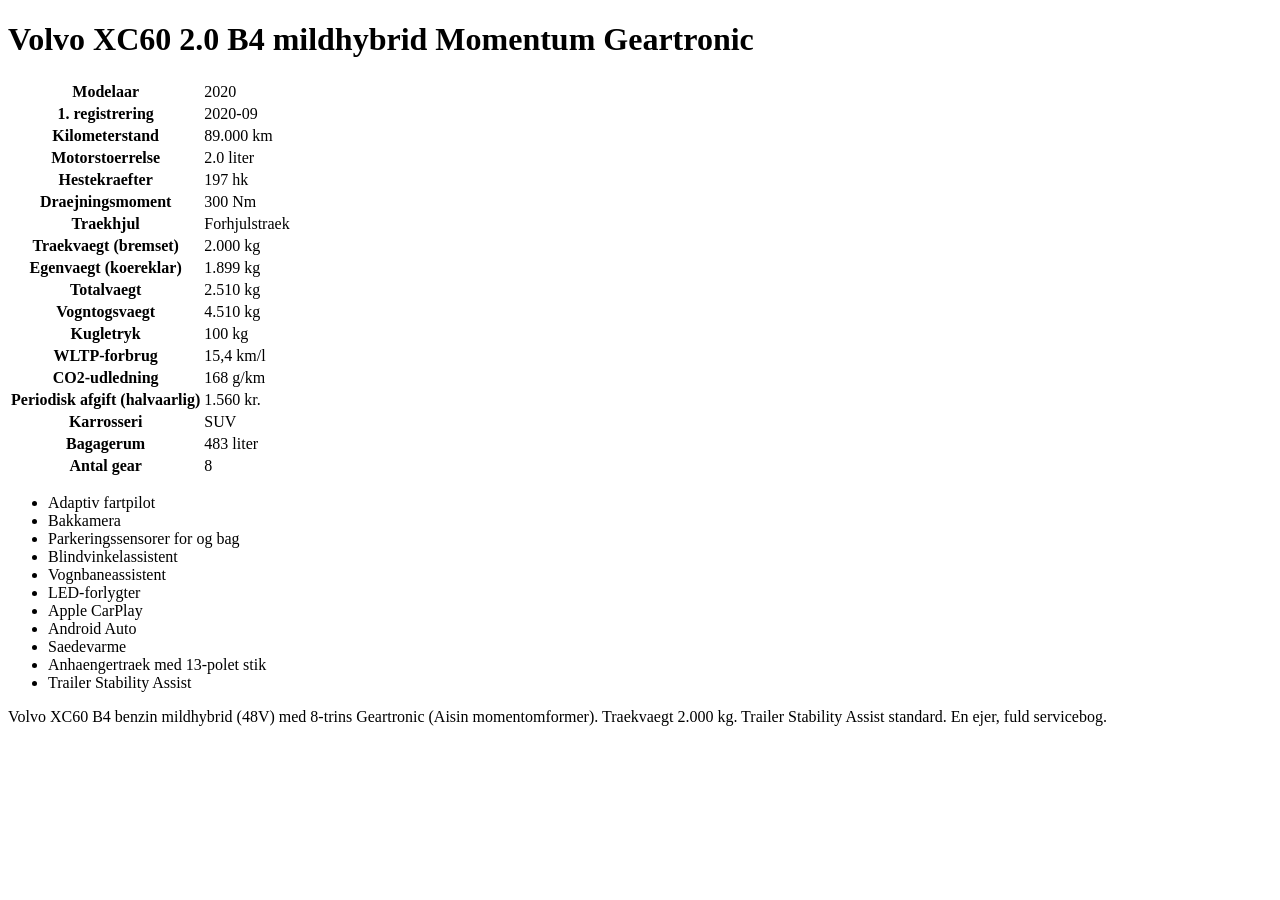
<file: tests/fixtures/detail_10000006.html>
<!DOCTYPE html>
<html lang="da"><head><meta charset="utf-8"><title>Volvo XC60 (detalje)</title></head>
<body>
<h1>Volvo XC60 2.0 B4 mildhybrid Momentum Geartronic</h1>
<table class="specs">
  <tr><th>Modelaar</th><td>2020</td></tr>
  <tr><th>1. registrering</th><td>2020-09</td></tr>
  <tr><th>Kilometerstand</th><td>89.000 km</td></tr>
  <tr><th>Motorstoerrelse</th><td>2.0 liter</td></tr>
  <tr><th>Hestekraefter</th><td>197 hk</td></tr>
  <tr><th>Draejningsmoment</th><td>300 Nm</td></tr>
  <tr><th>Traekhjul</th><td>Forhjulstraek</td></tr>
  <tr><th>Traekvaegt (bremset)</th><td>2.000 kg</td></tr>
  <tr><th>Egenvaegt (koereklar)</th><td>1.899 kg</td></tr>
  <tr><th>Totalvaegt</th><td>2.510 kg</td></tr>
  <tr><th>Vogntogsvaegt</th><td>4.510 kg</td></tr>
  <tr><th>Kugletryk</th><td>100 kg</td></tr>
  <tr><th>WLTP-forbrug</th><td>15,4 km/l</td></tr>
  <tr><th>CO2-udledning</th><td>168 g/km</td></tr>
  <tr><th>Periodisk afgift (halvaarlig)</th><td>1.560 kr.</td></tr>
  <tr><th>Karrosseri</th><td>SUV</td></tr>
  <tr><th>Bagagerum</th><td>483 liter</td></tr>
  <tr><th>Antal gear</th><td>8</td></tr>
</table>
<ul class="equipment">
  <li>Adaptiv fartpilot</li>
  <li>Bakkamera</li>
  <li>Parkeringssensorer for og bag</li>
  <li>Blindvinkelassistent</li>
  <li>Vognbaneassistent</li>
  <li>LED-forlygter</li>
  <li>Apple CarPlay</li>
  <li>Android Auto</li>
  <li>Saedevarme</li>
  <li>Anhaengertraek med 13-polet stik</li>
  <li>Trailer Stability Assist</li>
</ul>
<div class="description">Volvo XC60 B4 benzin mildhybrid (48V) med 8-trins Geartronic (Aisin momentomformer). Traekvaegt 2.000 kg. Trailer Stability Assist standard. En ejer, fuld servicebog.</div>
</body></html>
</file>
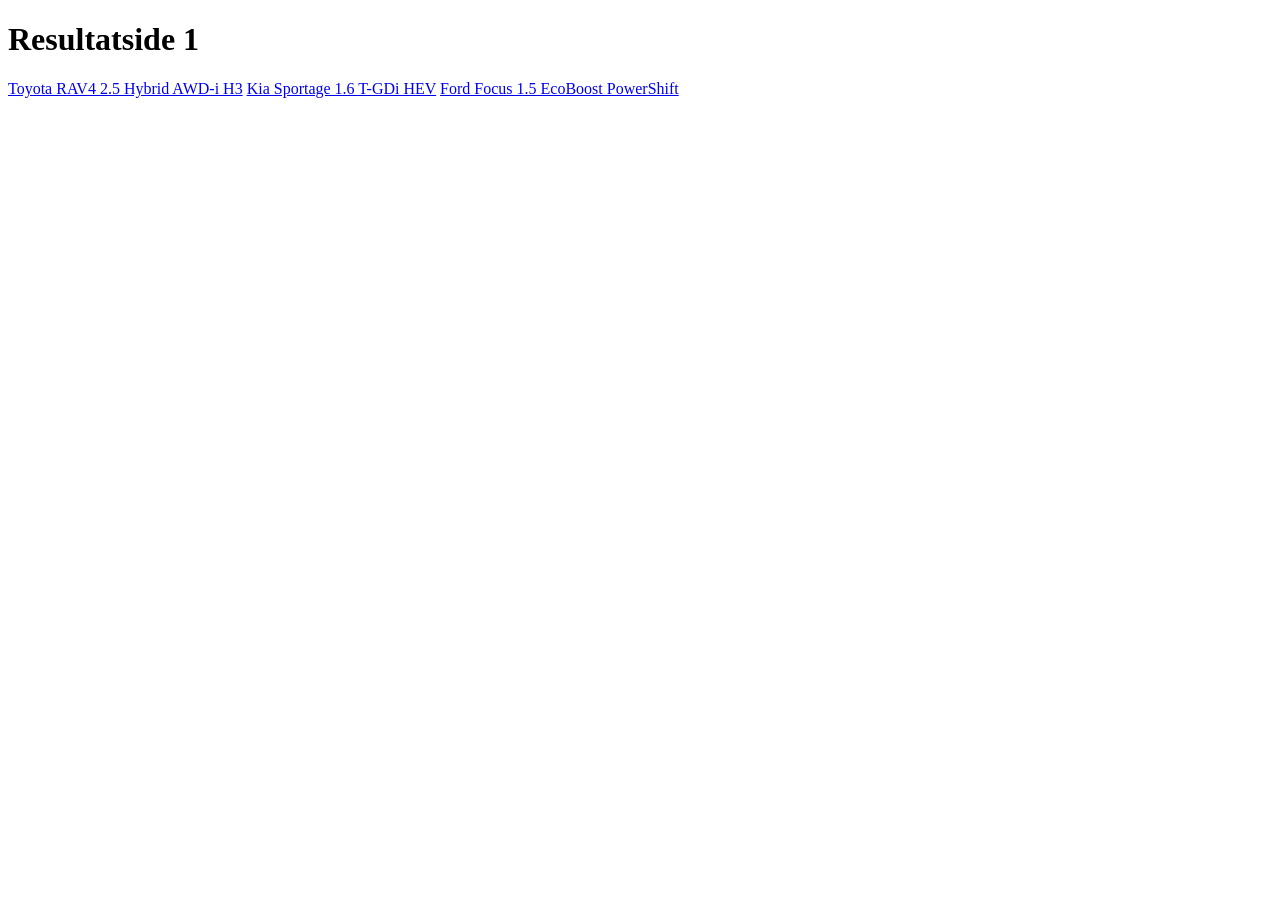
<file: tests/fixtures/listing_page1.html>
<!DOCTYPE html>
<html lang="da">
<head>
<meta charset="utf-8">
<title>Bilbasen resultatside 1 (testfixture)</title>
<script type="application/ld+json">
{
  "@context": "https://schema.org",
  "@type": "ItemList",
  "itemListElement": [
    {
      "@type": "ListItem",
      "position": 1,
      "item": {
        "@type": "Car",
        "url": "https://www.bilbasen.dk/brugt/bil/toyota/rav4/10000001",
        "name": "2.5 Hybrid AWD-i H3 Style 5d",
        "brand": {"@type": "Brand", "name": "Toyota"},
        "model": "RAV4",
        "modelDate": "2021",
        "vehicleTransmission": "Automatgear",
        "fuelType": "Hybrid (Benzin)",
        "mileageFromOdometer": {"@type": "QuantitativeValue", "value": "78000", "unitCode": "KMT"},
        "image": "https://billeder.bilbasen.dk/10000001.jpg",
        "description": "Velholdt RAV4 Hybrid med adaptiv fartpilot, bakkamera, LED-forlygter, blindvinkelassistent og anhaengertraek. Trailer Sway Control.",
        "offers": {"@type": "Offer", "price": "249000", "priceCurrency": "DKK", "seller": {"@type": "AutoDealer", "name": "Toyota Nord A/S"}}
      }
    },
    {
      "@type": "ListItem",
      "position": 2,
      "item": {
        "@type": "Car",
        "url": "https://www.bilbasen.dk/brugt/bil/kia/sportage/10000002",
        "name": "1.6 T-GDi HEV Upgrade 5d",
        "brand": {"@type": "Brand", "name": "Kia"},
        "model": "Sportage",
        "modelDate": "2022",
        "vehicleTransmission": "6-trins automatgear",
        "fuelType": "Hybrid (Benzin)",
        "mileageFromOdometer": {"@type": "QuantitativeValue", "value": "65000", "unitCode": "KMT"},
        "image": "https://billeder.bilbasen.dk/10000002.jpg",
        "description": "Kia Sportage 1.6 T-GDi HEV selvopladende hybrid. Adaptiv fartpilot, parkeringssensorer for og bag, Apple CarPlay, Android Auto, saedevarme, anhaengertraek, 13-polet stik. Trailer Stability Assist.",
        "offers": {"@type": "Offer", "price": "239000", "priceCurrency": "DKK", "seller": {"@type": "AutoDealer", "name": "Kia Center Vest"}}
      }
    },
    {
      "@type": "ListItem",
      "position": 3,
      "item": {
        "@type": "Car",
        "url": "https://www.bilbasen.dk/brugt/bil/ford/focus/10000003",
        "name": "1.5 EcoBoost Titanium PowerShift 5d",
        "brand": {"@type": "Brand", "name": "Ford"},
        "model": "Focus",
        "modelDate": "2020",
        "vehicleTransmission": "PowerShift automatgear",
        "fuelType": "Benzin",
        "mileageFromOdometer": {"@type": "QuantitativeValue", "value": "95000", "unitCode": "KMT"},
        "image": "https://billeder.bilbasen.dk/10000003.jpg",
        "description": "Ford Focus 1.5 EcoBoost med PowerShift. Adaptiv fartpilot, LED-forlygter, Apple CarPlay. Lille anhaengertraek monteret.",
        "offers": {"@type": "Offer", "price": "165000", "priceCurrency": "DKK", "seller": {"@type": "AutoDealer", "name": "Ford Bilhus Syd"}}
      }
    }
  ]
}
</script>
</head>
<body>
<h1>Resultatside 1</h1>
<a href="/brugt/bil/toyota/rav4/10000001">Toyota RAV4 2.5 Hybrid AWD-i H3</a>
<a href="/brugt/bil/kia/sportage/10000002">Kia Sportage 1.6 T-GDi HEV</a>
<a href="/brugt/bil/ford/focus/10000003">Ford Focus 1.5 EcoBoost PowerShift</a>
</body>
</html>
</file>
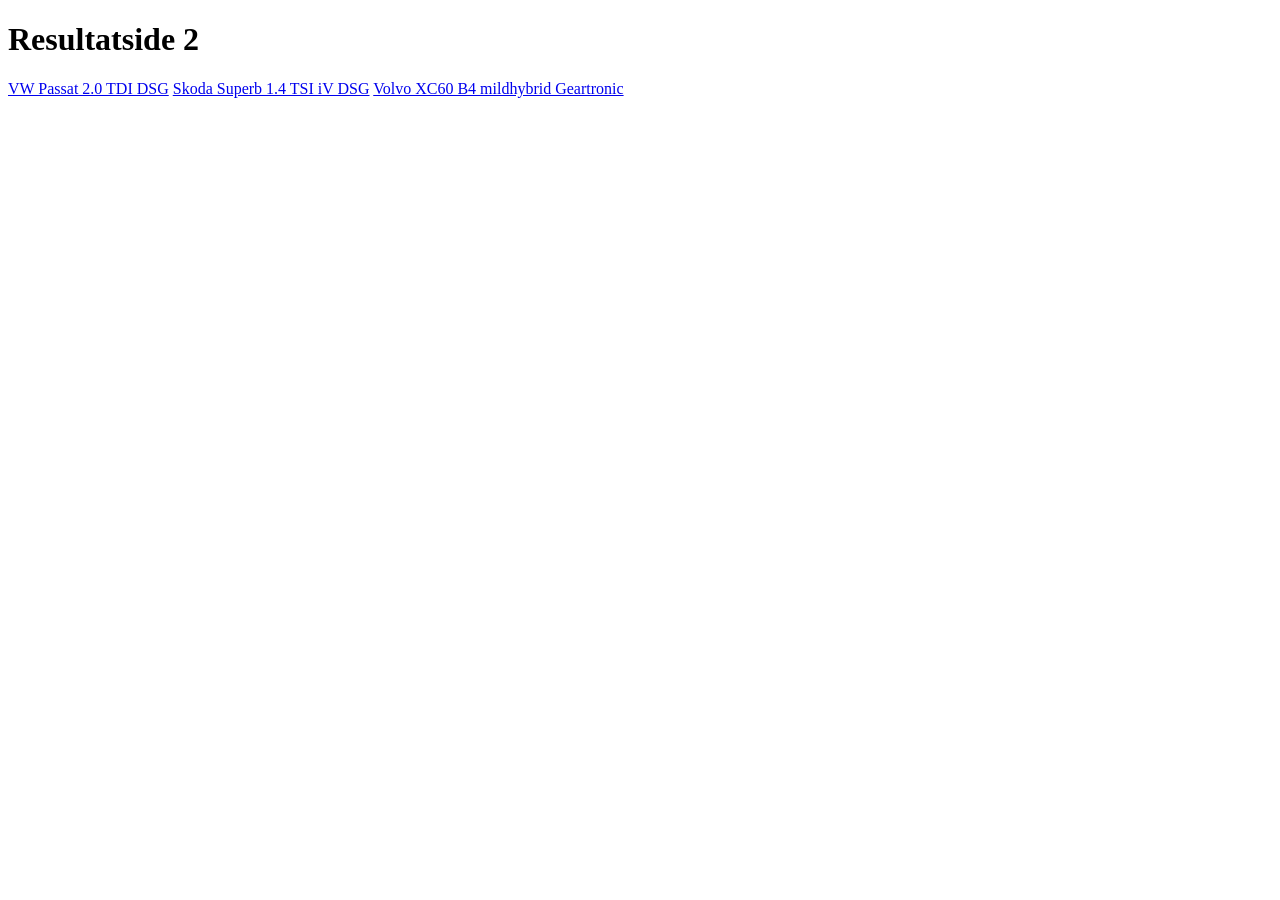
<file: tests/fixtures/listing_page2.html>
<!DOCTYPE html>
<html lang="da">
<head>
<meta charset="utf-8">
<title>Bilbasen resultatside 2 (testfixture)</title>
<script type="application/ld+json">
{
  "@context": "https://schema.org",
  "@type": "ItemList",
  "itemListElement": [
    {
      "@type": "ListItem",
      "position": 1,
      "item": {
        "@type": "Car",
        "url": "https://www.bilbasen.dk/brugt/bil/volkswagen/passat/10000004",
        "name": "2.0 TDI SCR Elegance DSG 5d",
        "brand": {"@type": "Brand", "name": "Volkswagen"},
        "model": "Passat",
        "modelDate": "2019",
        "vehicleTransmission": "DSG automatgear",
        "fuelType": "Diesel",
        "mileageFromOdometer": {"@type": "QuantitativeValue", "value": "120000", "unitCode": "KMT"},
        "image": "https://billeder.bilbasen.dk/10000004.jpg",
        "description": "VW Passat Variant 2.0 TDI DSG. Adaptiv fartpilot, anhaengertraek, ESC med anhaengerstabilisering.",
        "offers": {"@type": "Offer", "price": "189000", "priceCurrency": "DKK", "seller": {"@type": "AutoDealer", "name": "VW Bilhuset"}}
      }
    },
    {
      "@type": "ListItem",
      "position": 2,
      "item": {
        "@type": "Car",
        "url": "https://www.bilbasen.dk/brugt/bil/skoda/superb/10000005",
        "name": "1.4 TSI iV Style DSG 5d",
        "brand": {"@type": "Brand", "name": "Skoda"},
        "model": "Superb",
        "modelDate": "2021",
        "vehicleTransmission": "DSG automatgear",
        "fuelType": "Plug-in Hybrid (Benzin)",
        "mileageFromOdometer": {"@type": "QuantitativeValue", "value": "70000", "unitCode": "KMT"},
        "image": "https://billeder.bilbasen.dk/10000005.jpg",
        "description": "Skoda Superb iV plug-in hybrid. Opladelig. Adaptiv fartpilot, bakkamera, anhaengertraek.",
        "offers": {"@type": "Offer", "price": "240000", "priceCurrency": "DKK", "seller": {"@type": "AutoDealer", "name": "Skoda Bilcenter"}}
      }
    },
    {
      "@type": "ListItem",
      "position": 3,
      "item": {
        "@type": "Car",
        "url": "https://www.bilbasen.dk/brugt/bil/volvo/xc60/10000006",
        "name": "2.0 B4 mildhybrid Momentum Geartronic 5d",
        "brand": {"@type": "Brand", "name": "Volvo"},
        "model": "XC60",
        "modelDate": "2020",
        "vehicleTransmission": "Geartronic automatgear",
        "fuelType": "Mild-hybrid (Benzin)",
        "mileageFromOdometer": {"@type": "QuantitativeValue", "value": "89000", "unitCode": "KMT"},
        "image": "https://billeder.bilbasen.dk/10000006.jpg",
        "description": "Volvo XC60 B4 benzin mildhybrid med Geartronic. Adaptiv fartpilot, bakkamera, parkeringssensorer for og bag, blindvinkelassistent, vognbaneassistent, LED-forlygter, Apple CarPlay, Android Auto, saedevarme, anhaengertraek, 13-polet stik. Trailer Stability Assist.",
        "offers": {"@type": "Offer", "price": "245000", "priceCurrency": "DKK", "seller": {"@type": "AutoDealer", "name": "Volvo Bilernes Hus"}}
      }
    }
  ]
}
</script>
</head>
<body>
<h1>Resultatside 2</h1>
<a href="/brugt/bil/volkswagen/passat/10000004">VW Passat 2.0 TDI DSG</a>
<a href="/brugt/bil/skoda/superb/10000005">Skoda Superb 1.4 TSI iV DSG</a>
<a href="/brugt/bil/volvo/xc60/10000006">Volvo XC60 B4 mildhybrid Geartronic</a>
</body>
</html>
</file>
<file: styles.css>
/* Bil til campingvogn - stylesheet
   Enkel, responsiv brugerflade paa dansk. Ingen frameworks. */

:root {
  --bg: #f4f6f8;
  --surface: #ffffff;
  --surface-2: #eef1f5;
  --text: #1c2430;
  --muted: #5b6675;
  --border: #d9dfe6;
  --primary: #1f6feb;
  --primary-dark: #1656b8;
  --green: #1f9d55;
  --green-bg: #e3f6ea;
  --yellow: #c47f0a;
  --yellow-bg: #fbf1dc;
  --red: #d1373a;
  --red-bg: #fbe5e6;
  --shadow: 0 1px 3px rgba(20, 30, 45, 0.08), 0 4px 16px rgba(20, 30, 45, 0.06);
  --radius: 12px;
}

* { box-sizing: border-box; }

body {
  margin: 0;
  font-family: "Segoe UI", system-ui, -apple-system, Roboto, Helvetica, Arial, sans-serif;
  color: var(--text);
  background: var(--bg);
  line-height: 1.5;
}

a { color: var(--primary); text-decoration: none; }
a:hover { text-decoration: underline; }

/* Topbar */
.topbar {
  background: linear-gradient(120deg, #17324f, #1f6feb);
  color: #fff;
  padding: 14px 20px;
  display: flex;
  align-items: center;
  gap: 20px;
  flex-wrap: wrap;
  box-shadow: var(--shadow);
}
.topbar h1 { font-size: 1.15rem; margin: 0; font-weight: 650; }
.topbar h1 a { color: #fff; }
.topbar nav { display: flex; gap: 6px; flex-wrap: wrap; }
.topbar nav a {
  color: #dbe7f7; padding: 6px 12px; border-radius: 8px; font-size: 0.92rem;
}
.topbar nav a:hover { background: rgba(255,255,255,0.14); text-decoration: none; }
.topbar nav a.active { background: rgba(255,255,255,0.22); color: #fff; }
.topbar .spacer { flex: 1; }

.container { max-width: 1520px; margin: 0 auto; padding: 20px 24px; }

h2 { font-size: 1.3rem; margin: 28px 0 12px; }
h3 { font-size: 1.05rem; margin: 18px 0 8px; }

/* Dashboard kort */
.stat-grid {
  display: grid;
  grid-template-columns: repeat(auto-fit, minmax(150px, 1fr));
  gap: 14px;
  margin-bottom: 8px;
}
.stat {
  background: var(--surface);
  border-radius: var(--radius);
  padding: 16px;
  box-shadow: var(--shadow);
  border: 1px solid var(--border);
}
.stat .num { font-size: 1.7rem; font-weight: 700; }
.stat .label { color: var(--muted); font-size: 0.85rem; margin-top: 2px; }
.stat.accent .num { color: var(--primary); }
.stat.good .num { color: var(--green); }
.stat.warn .num { color: var(--yellow); }
.stat.bad .num { color: var(--red); }

/* Paneler / lister */
.panel {
  background: var(--surface);
  border: 1px solid var(--border);
  border-radius: var(--radius);
  box-shadow: var(--shadow);
  padding: 16px 18px;
  margin-bottom: 18px;
}
.panel h3 { margin-top: 0; }

.top-list { list-style: none; margin: 0; padding: 0; }
.top-list li {
  display: flex; align-items: center; gap: 12px;
  padding: 8px 0; border-bottom: 1px solid var(--surface-2);
}
.top-list li:last-child { border-bottom: none; }
.top-list .rank { color: var(--muted); font-weight: 700; width: 22px; }
.top-list .li-main { flex: 1; min-width: 0; }
.top-list .li-main .name { font-weight: 600; }
.top-list .li-main .sub { color: var(--muted); font-size: 0.85rem; }

/* Score-badge */
.score-badge {
  display: inline-flex; align-items: center; justify-content: center;
  min-width: 46px; height: 34px; padding: 0 8px;
  border-radius: 8px; font-weight: 700; color: #fff; font-size: 0.95rem;
}
.score-badge.s-high { background: var(--green); }
.score-badge.s-mid { background: var(--yellow); }
.score-badge.s-low { background: var(--red); }

/* Vaegtforhold-chips */
.chip {
  display: inline-block; padding: 2px 9px; border-radius: 999px;
  font-size: 0.8rem; font-weight: 600; white-space: nowrap;
}
.chip.green { background: var(--green-bg); color: var(--green); }
.chip.yellow { background: var(--yellow-bg); color: var(--yellow); }
.chip.red { background: var(--red-bg); color: var(--red); }
.chip.unknown { background: var(--surface-2); color: var(--muted); }
.chip.info { background: #e5effb; color: var(--primary-dark); }
.chip.neutral { background: var(--surface-2); color: var(--muted); }

/* Kontroller */
.controls {
  display: flex; gap: 10px; flex-wrap: wrap; align-items: center;
  margin-bottom: 14px;
}
.controls input[type="text"], .controls select, .controls input[type="number"] {
  padding: 8px 10px; border: 1px solid var(--border); border-radius: 8px;
  background: var(--surface); font-size: 0.92rem; color: var(--text);
}
.controls input[type="text"] { flex: 1; min-width: 180px; }
.controls label { font-size: 0.85rem; color: var(--muted); display: flex; gap: 6px; align-items: center; }

button, .btn {
  cursor: pointer; border: 1px solid var(--border); background: var(--surface);
  color: var(--text); padding: 8px 14px; border-radius: 8px; font-size: 0.9rem;
  font-weight: 600;
}
button:hover, .btn:hover { background: var(--surface-2); }
button.primary, .btn.primary { background: var(--primary); color: #fff; border-color: var(--primary); }
button.primary:hover { background: var(--primary-dark); }
.btn-group { display: flex; gap: 6px; }

/* Multi-select dropdown (mærker) */
.multiselect { position: relative; display: inline-block; }
.multiselect > summary { list-style: none; cursor: pointer; padding: 8px 26px 8px 10px; border: 1px solid var(--border); border-radius: 8px; background: var(--surface); font-size: 0.92rem; color: var(--text); position: relative; user-select: none; }
.multiselect > summary::-webkit-details-marker { display: none; }
.multiselect > summary::after { content: "▾"; position: absolute; right: 10px; color: var(--muted); }
.multiselect[open] > summary { border-color: var(--primary); }
.ms-panel { position: absolute; z-index: 30; margin-top: 4px; background: var(--surface); border: 1px solid var(--border); border-radius: 8px; box-shadow: var(--shadow); padding: 8px; min-width: 180px; max-height: 320px; overflow: auto; }
.ms-panel label { display: flex; align-items: center; gap: 8px; padding: 5px 6px; font-size: 0.9rem; cursor: pointer; white-space: nowrap; color: var(--text); }
.ms-panel label:hover { background: var(--surface-2); border-radius: 6px; }
.ms-actions { display: flex; gap: 6px; margin-bottom: 6px; border-bottom: 1px solid var(--surface-2); padding-bottom: 6px; }
.ms-actions button { flex: 1; }
.toggle-btn.active { background: var(--primary); color: #fff; border-color: var(--primary); }

/* Tabel */
.table-wrap { overflow-x: auto; border-radius: var(--radius); border: 1px solid var(--border); }
table.cars { width: 100%; border-collapse: collapse; background: var(--surface); font-size: 0.9rem; }
table.cars th, table.cars td { padding: 9px 11px; text-align: left; border-bottom: 1px solid var(--surface-2); white-space: nowrap; }
table.cars th { background: var(--surface-2); font-weight: 600; cursor: pointer; user-select: none; position: sticky; top: 0; }
table.cars th.sortable::after { content: " \2195"; color: var(--muted); font-size: 0.75rem; }
table.cars th.sort-asc::after { content: " \2191"; color: var(--primary); }
table.cars th.sort-desc::after { content: " \2193"; color: var(--primary); }
table.cars tbody tr:hover { background: #f0f6ff; }
table.cars td.name-cell { white-space: normal; min-width: 180px; }

/* Kortvisning */
.card-grid {
  display: grid; grid-template-columns: repeat(auto-fill, minmax(280px, 1fr)); gap: 16px;
}
.car-card {
  background: var(--surface); border: 1px solid var(--border); border-radius: var(--radius);
  box-shadow: var(--shadow); overflow: hidden; display: flex; flex-direction: column;
}
.car-card .thumb {
  height: 160px; background: var(--surface-2) center/cover no-repeat;
  display: flex; align-items: center; justify-content: center; color: var(--muted);
  position: relative;
}
.car-card .thumb .score-badge { position: absolute; top: 10px; right: 10px; }
.car-card .card-body { padding: 12px 14px; flex: 1; display: flex; flex-direction: column; gap: 6px; }
.car-card .card-title { font-weight: 650; }
.car-card .card-sub { color: var(--muted); font-size: 0.85rem; }
.car-card .card-meta { display: flex; flex-wrap: wrap; gap: 6px; margin-top: 4px; }
.car-card .card-actions { display: flex; gap: 6px; margin-top: auto; padding-top: 8px; }
.car-card .card-actions button { padding: 6px 10px; font-size: 0.82rem; flex: 1; }

.star { cursor: pointer; font-size: 1.15rem; color: #c9d2dd; background: none; border: none; padding: 0; }
.star.on { color: #f4b400; }

/* Detaljeside */
.detail-head { display: flex; gap: 20px; flex-wrap: wrap; align-items: flex-start; }
.detail-head .hero-img {
  width: 340px; max-width: 100%; height: 220px; border-radius: var(--radius);
  background: var(--surface-2) center/cover no-repeat; box-shadow: var(--shadow);
}
.detail-head .head-info { flex: 1; min-width: 260px; }
.detail-head h2 { margin-top: 0; }
.big-score { display: flex; align-items: center; gap: 14px; margin: 10px 0; }
.big-score .score-badge { min-width: 70px; height: 54px; font-size: 1.5rem; border-radius: 12px; }

.grid-2 { display: grid; grid-template-columns: 1fr 1fr; gap: 18px; }
.grid-3 { display: grid; grid-template-columns: repeat(auto-fit, minmax(240px,1fr)); gap: 14px; }
@media (max-width: 760px) { .grid-2 { grid-template-columns: 1fr; } }

dl.specs { display: grid; grid-template-columns: auto 1fr; gap: 6px 14px; margin: 0; }
dl.specs dt { color: var(--muted); }
dl.specs dd { margin: 0; font-weight: 600; }

/* Delscore-bars */
.subscore { margin-bottom: 10px; }
.subscore .row { display: flex; justify-content: space-between; font-size: 0.9rem; margin-bottom: 3px; }
.bar { height: 9px; background: var(--surface-2); border-radius: 999px; overflow: hidden; }
.bar > span { display: block; height: 100%; background: var(--primary); border-radius: 999px; }
.factor-list { list-style: none; margin: 6px 0 0; padding: 0; font-size: 0.85rem; color: var(--muted); }
.factor-list li { display: flex; justify-content: space-between; gap: 10px; padding: 2px 0; }

.pill-list { list-style: none; margin: 0; padding: 0; }
.pill-list li { padding: 6px 0; border-bottom: 1px solid var(--surface-2); }
.pill-list li:last-child { border-bottom: none; }
.pro::before { content: "\2714  "; color: var(--green); }
.con::before { content: "\26A0  "; color: var(--yellow); }
.risk::before { content: "\2757  "; color: var(--red); }
.check::before { content: "\2610  "; color: var(--muted); }

.note { font-size: 0.85rem; color: var(--muted); }
.warn-box { background: var(--yellow-bg); border: 1px solid #ecd6a3; border-radius: 8px; padding: 10px 12px; font-size: 0.88rem; }
.info-box { background: #e9f2fd; border: 1px solid #c4dcf7; border-radius: 8px; padding: 10px 12px; font-size: 0.88rem; }

/* Status-badges for brugerens egne statusser */
.status-select { font-size: 0.82rem; padding: 4px 6px; }

textarea.note-input {
  width: 100%; min-height: 60px; border: 1px solid var(--border); border-radius: 8px;
  padding: 8px; font-family: inherit; font-size: 0.9rem; resize: vertical;
}

/* Sammenligning */
table.compare { width: 100%; border-collapse: collapse; background: var(--surface); font-size: 0.88rem; }
table.compare th, table.compare td { padding: 8px 10px; border: 1px solid var(--border); text-align: left; vertical-align: top; }
table.compare th.rowlabel { background: var(--surface-2); font-weight: 600; white-space: nowrap; position: sticky; left: 0; }
table.compare thead th { background: var(--surface-2); }
table.compare td.best-cell { background: var(--green-bg); font-weight: 700; color: var(--green); box-shadow: inset 3px 0 0 var(--green); }
table.compare td.best-cell::after { content: " \2714"; font-size: 0.75rem; }

/* Diverse */
.muted { color: var(--muted); }
.small { font-size: 0.82rem; }
.right { text-align: right; }
.center { text-align: center; }
.hidden { display: none !important; }
.tag-rejected { color: var(--red); font-weight: 600; font-size: 0.82rem; }
footer.site-footer { text-align: center; color: var(--muted); font-size: 0.82rem; padding: 30px 20px; }

.empty-state { text-align: center; color: var(--muted); padding: 40px 20px; }

/* Kort */
.map-box { height: 68vh; min-height: 380px; border-radius: var(--radius); border: 1px solid var(--border); box-shadow: var(--shadow); overflow: hidden; }
.map-popup { font-family: inherit; }
.map-popup .pp-city { font-weight: 700; margin-bottom: 4px; }
.map-popup ul { list-style: none; margin: 0; padding: 0; max-height: 220px; overflow: auto; }
.map-popup li { display: flex; align-items: center; gap: 8px; padding: 4px 0; border-bottom: 1px solid var(--surface-2); }
.map-popup li:last-child { border-bottom: none; }
.map-popup .pp-badge { display: inline-flex; align-items: center; justify-content: center; min-width: 30px; height: 22px; border-radius: 6px; color: #fff; font-weight: 700; font-size: 0.78rem; }

/* Modal */
.modal-backdrop {
  position: fixed; inset: 0; background: rgba(15,25,40,0.55); display: flex;
  align-items: center; justify-content: center; padding: 20px; z-index: 50;
}
.modal {
  background: var(--surface); border-radius: var(--radius); max-width: 560px; width: 100%;
  max-height: 85vh; overflow: auto; padding: 22px; box-shadow: var(--shadow);
}
.modal h3 { margin-top: 0; }
.modal .field { margin-bottom: 12px; }
.modal label { display: block; font-size: 0.85rem; color: var(--muted); margin-bottom: 3px; }
.modal input, .modal select { width: 100%; padding: 8px; border: 1px solid var(--border); border-radius: 8px; }
.modal-actions { display: flex; justify-content: flex-end; gap: 8px; margin-top: 14px; }
</file>
